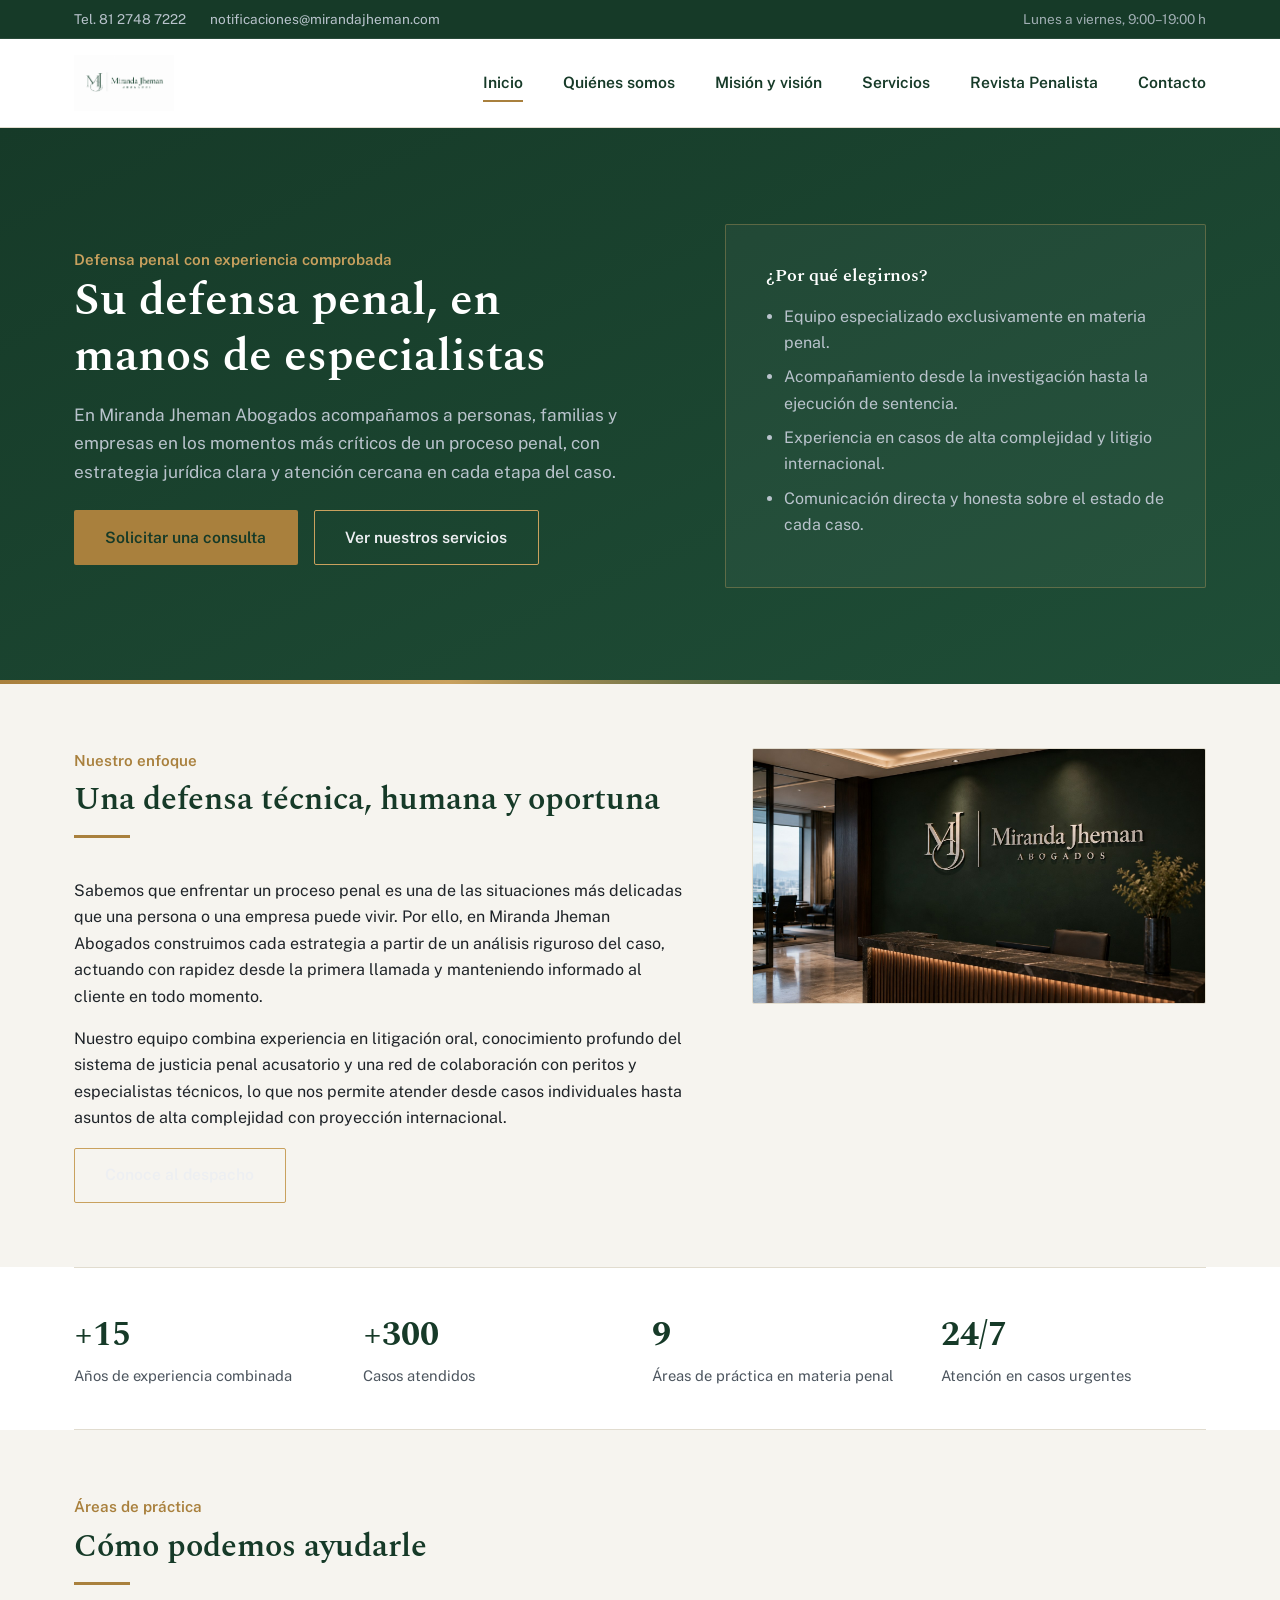
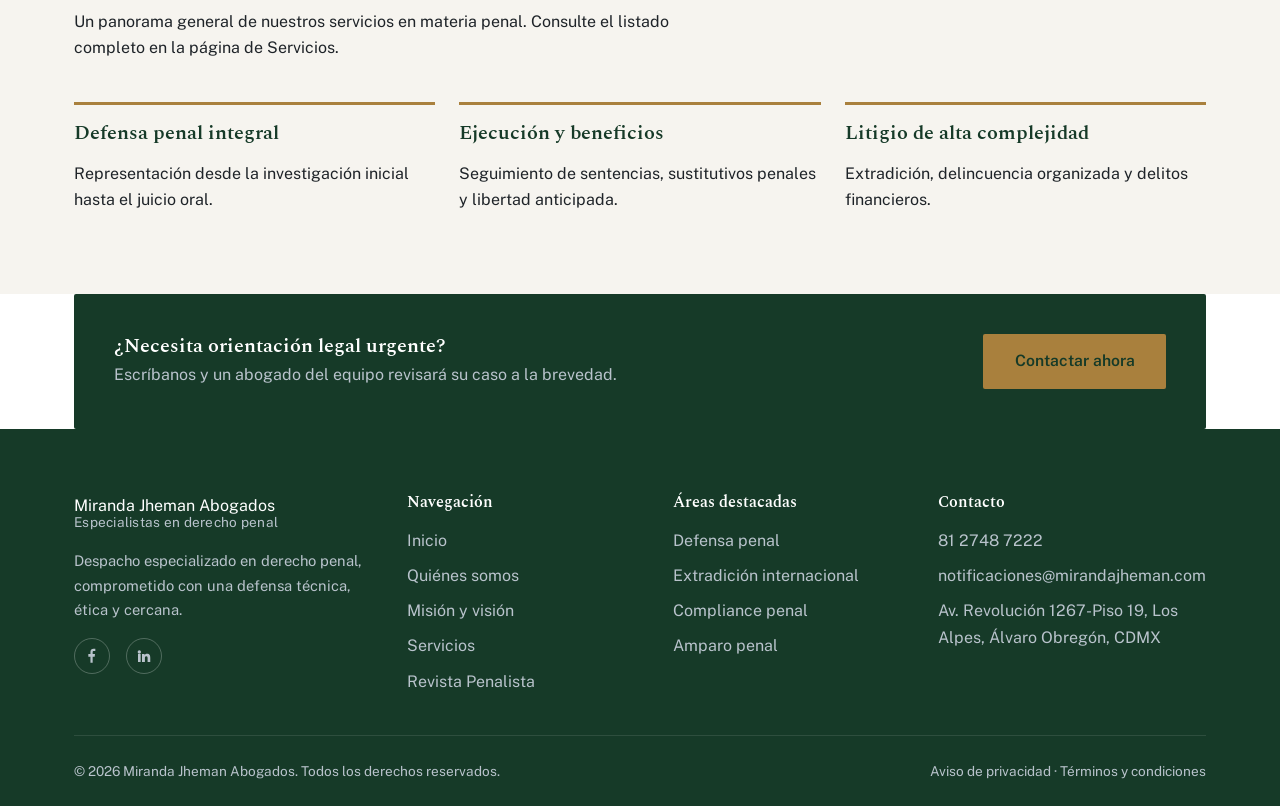
<file: index.html>
<!DOCTYPE html>
<html lang="es">
<head>
  <meta charset="UTF-8">
  <meta name="viewport" content="width=device-width, initial-scale=1.0">

  <!-- ==================== SEO: METADATOS BÁSICOS ====================
       Edita título y descripción si cambias el enfoque de la página.
       El título debe ser único por página (máx. ~60 caracteres). -->
  <title>Miranda Jheman Abogados | Especialistas en Derecho Penal</title>
  <meta name="description" content="Miranda Jheman Abogados: despacho especializado en derecho penal. Defensa penal, ejecución penal, extradición, compliance y amparo. Asesoría legal experta.">
  <meta name="keywords" content="abogados penalistas, defensa penal, despacho de abogados, derecho penal, amparo penal, extradición, ejecución penal, compliance penal">
  <meta name="author" content="Miranda Jheman Abogados">
  <meta name="robots" content="index, follow">
  <link rel="canonical" href="https://www.mirandajheman.com/index.html">

  <!-- ==================== SEO: OPEN GRAPH (Facebook/LinkedIn) ==================== -->
  <meta property="og:type" content="website">
  <meta property="og:site_name" content="Miranda Jheman Abogados">
  <meta property="og:title" content="Miranda Jheman Abogados | Especialistas en Derecho Penal">
  <meta property="og:description" content="Despacho especializado en derecho penal: defensa penal, ejecución penal, extradición, compliance y amparo.">
  <meta property="og:url" content="https://www.mirandajheman.com/index.html">
  <meta property="og:locale" content="es_MX">
  <meta property="og:image" content="https://www.mirandajheman.com/assets/images/og-cover.jpg">

  <!-- ==================== SEO: TWITTER CARD ==================== -->
  <meta name="twitter:card" content="summary_large_image">
  <meta name="twitter:title" content="Miranda Jheman Abogados | Especialistas en Derecho Penal">
  <meta name="twitter:description" content="Despacho especializado en derecho penal: defensa penal, ejecución penal, extradición, compliance y amparo.">
  <meta name="twitter:image" content="https://www.mirandajheman.com/assets/images/og-cover.jpg">

  <!-- ==================== SEO: DATOS ESTRUCTURADOS (Schema.org) ====================
       Ayuda a que Google entienda que es un despacho legal y pueda mostrar
       ficha enriquecida (nombre, teléfono, dirección) en resultados de búsqueda.
       Actualiza los datos reales del despacho aquí. -->
  <script type="application/ld+json">
  {
    "@context": "https://schema.org",
    "@type": "LegalService",
    "name": "Miranda Jheman Abogados",
    "description": "Despacho de abogados especializado en derecho penal.",
    "url": "https://www.mirandajheman.com/",
    "telephone": "+52-81-2748-7222",
    "email": "notificaciones@mirandajheman.com",
    "address": {
      "@type": "PostalAddress",
      "streetAddress": "Av. Revolución 1267-Piso 19, Los Alpes, Álvaro Obregón",
      "addressLocality": "Ciudad de México",
      "postalCode": "01010",
      "addressCountry": "MX"
    },
    "areaServed": "MX",
    "priceRange": "$$"
  }
  </script>

  <!-- Favicon -->
  <link rel="icon" type="image/png" href="assets/images/favicon.png">

  <!-- Tipografías (Google Fonts): serif para titulares, sans-serif para texto -->
  <link rel="preconnect" href="https://fonts.googleapis.com">
  <link rel="preconnect" href="https://fonts.gstatic.com" crossorigin>
  <link href="https://fonts.googleapis.com/css2?family=Spectral:wght@500;600;700&family=Public+Sans:wght@400;500;600;700&display=swap" rel="stylesheet">

  <!-- Hoja de estilos principal -->
  <link rel="stylesheet" href="css/styles.css">
</head>
<body>

  <!-- =========================================================
       BARRA SUPERIOR DE CONTACTO
       Franja delgada con teléfono, correo y horario. Se repite
       igual en todas las páginas.
       ========================================================= -->
  <div class="top-bar">
    <div class="container">
      <div class="top-bar__contacts">
        <a href="tel:+528127487222">Tel. 81 2748 7222</a>
        <a href="mailto:notificaciones@mirandajheman.com">notificaciones@mirandajheman.com</a>
      </div>
      <div class="top-bar__hours">Lunes a viernes, 9:00–19:00 h</div>
    </div>
  </div>

  <!-- =========================================================
       ENCABEZADO: LOGOTIPO + MENÚ
       El logotipo ya incluye el nombre del despacho y el lema
       "ABOGADOS", por lo que se usa como una sola imagen. Para actualizarlo en el futuro, sustituye el archivo
       assets/images/logo.png por la nueva versión (mismo nombre de
       archivo) o cambia la ruta del atributo src de abajo.
       ========================================================= -->
  <header class="site-header">
    <div class="container">
      <a href="index.html" class="brand">
        <img src="assets/images/logo.png" alt="Miranda Jheman Abogados — Especialistas en derecho penal" class="brand__logo-full">
      </a>

      <!-- Botón de menú móvil -->
      <button class="nav-toggle" aria-label="Abrir menú de navegación" aria-expanded="false">
        <span></span>
      </button>

      <!-- MENÚ DE NAVEGACIÓN PRINCIPAL -->
      <nav class="main-nav" aria-label="Navegación principal">
        <ul>
          <li><a href="index.html" aria-current="page">Inicio</a></li>
          <li><a href="quienes-somos.html">Quiénes somos</a></li>
          <li><a href="mision-vision.html">Misión y visión</a></li>
          <li><a href="servicios.html">Servicios</a></li>
          <li><a href="revista.html">Revista Penalista</a></li>
          <li><a href="contacto.html">Contacto</a></li>
        </ul>
      </nav>
    </div>
  </header>

  <!-- =========================================================
       BANNER / HERO PRINCIPAL DE LA HOME
       Cambia el titular, el texto y la lista de puntos según lo
       que quieras destacar.
       ========================================================= -->
  <section class="page-hero home-hero">
    <div class="container home-hero__grid">
      <div>
        <span class="page-hero__eyebrow">Defensa penal con experiencia comprobada</span>
        <h1>Su defensa penal, en manos de especialistas</h1>
        <p class="lead">
          En Miranda Jheman Abogados acompañamos a personas, familias y empresas
          en los momentos más críticos de un proceso penal, con estrategia jurídica
          clara y atención cercana en cada etapa del caso.
        </p>
        <div class="home-hero__actions">
          <a href="contacto.html" class="btn btn-primary">Solicitar una consulta</a>
          <a href="servicios.html" class="btn btn-outline">Ver nuestros servicios</a>
        </div>
      </div>

      <div class="home-hero__panel">
        <h2>¿Por qué elegirnos?</h2>
        <ul>
          <li>Equipo especializado exclusivamente en materia penal.</li>
          <li>Acompañamiento desde la investigación hasta la ejecución de sentencia.</li>
          <li>Experiencia en casos de alta complejidad y litigio internacional.</li>
          <li>Comunicación directa y honesta sobre el estado de cada caso.</li>
        </ul>
      </div>
    </div>
  </section>

  <!-- =========================================================
       ÁREA CENTRAL DE CONTENIDO — HOME
       Aquí puedes editar el texto de presentación y la imagen.
       ========================================================= -->
  <main>
    <section class="section">
      <div class="container content-grid">
        <div>
          <div class="section-title-row">
            <span class="kicker">Nuestro enfoque</span>
            <h2>Una defensa técnica, humana y oportuna</h2>
            <hr class="divider-rule">
          </div>
          <p>
            Sabemos que enfrentar un proceso penal es una de las situaciones más
            delicadas que una persona o una empresa puede vivir. Por ello, en
            Miranda Jheman Abogados construimos cada estrategia a partir de un
            análisis riguroso del caso, actuando con rapidez desde la primera
            llamada y manteniendo informado al cliente en todo momento.
          </p>
          <p>
            Nuestro equipo combina experiencia en litigación oral, conocimiento
            profundo del sistema de justicia penal acusatorio y una red de
            colaboración con peritos y especialistas técnicos, lo que nos permite
            atender desde casos individuales hasta asuntos de alta complejidad
            con proyección internacional.
          </p>
          <a href="quienes-somos.html" class="btn btn-outline">Conoce al despacho</a>
        </div>

        <!-- Fotografía de la recepción del despacho, con el logotipo instalado -->
        <div>
          <img src="assets/images/oficina-recepcion.jpg"
               alt="Recepción de Miranda Jheman Abogados">
        </div>
      </div>
    </section>

    <!-- =========================================================
         FRANJA DE CIFRAS / DATOS DE CONFIANZA
         Ajusta las cifras a la realidad de tu despacho.
         ========================================================= -->
    <section class="section-alt">
      <div class="container">
        <div class="stats-row">
          <div class="stat"><strong>+15</strong><span>Años de experiencia combinada</span></div>
          <div class="stat"><strong>+300</strong><span>Casos atendidos</span></div>
          <div class="stat"><strong>9</strong><span>Áreas de práctica en materia penal</span></div>
          <div class="stat"><strong>24/7</strong><span>Atención en casos urgentes</span></div>
        </div>
      </div>
    </section>

    <!-- =========================================================
         VISTA PREVIA DE SERVICIOS (enlaza a la página completa)
         ========================================================= -->
    <section class="section">
      <div class="container">
        <div class="section-title-row">
          <span class="kicker">Áreas de práctica</span>
          <h2>Cómo podemos ayudarle</h2>
          <hr class="divider-rule">
          <p>Un panorama general de nuestros servicios en materia penal. Consulte el listado completo en la página de Servicios.</p>
        </div>
        <div class="values-grid">
          <div class="value-item">
            <h3>Defensa penal integral</h3>
            <p>Representación desde la investigación inicial hasta el juicio oral.</p>
          </div>
          <div class="value-item">
            <h3>Ejecución y beneficios</h3>
            <p>Seguimiento de sentencias, sustitutivos penales y libertad anticipada.</p>
          </div>
          <div class="value-item">
            <h3>Litigio de alta complejidad</h3>
            <p>Extradición, delincuencia organizada y delitos financieros.</p>
          </div>
        </div>
      </div>
    </section>

    <!-- =========================================================
         AVISO / LLAMADO A LA ACCIÓN FINAL
         ========================================================= -->
    <section class="section-alt">
      <div class="container">
        <div class="callout">
          <div>
            <h3>¿Necesita orientación legal urgente?</h3>
            <p>Escríbanos y un abogado del equipo revisará su caso a la brevedad.</p>
          </div>
          <a href="contacto.html" class="btn btn-primary">Contactar ahora</a>
        </div>
      </div>
    </section>
  </main>

  <!-- =========================================================
       PIE DE PÁGINA
       Igual en todas las páginas: datos de contacto, enlaces y redes.
       ========================================================= -->
  <footer class="site-footer">
    <div class="container">
      <div class="footer-grid">
        <div class="footer-brand">
          <span class="brand__firm">Miranda Jheman Abogados</span>
          <p style="margin-top:-0.5rem; font-size:0.85rem; letter-spacing:0.02em;">Especialistas en derecho penal</p>
          <p>Despacho especializado en derecho penal, comprometido con una
             defensa técnica, ética y cercana.</p>
          <div class="footer-social">
            <a href="#" aria-label="Facebook"><svg viewBox="0 0 24 24"><path d="M13 22v-9h3l.5-4H13V6.5c0-1.16.32-1.95 1.99-1.95H17V1.06C16.67 1.02 15.55 1 14.25 1 11.53 1 9.67 2.66 9.67 5.7V9H6.5v4H9.67v9h3.33z"/></svg></a>
            <a href="#" aria-label="LinkedIn"><svg viewBox="0 0 24 24"><path d="M4.98 3.5a2.5 2.5 0 11-.02 5.001A2.5 2.5 0 014.98 3.5zM3 9h4v12H3zM9 9h3.8v1.7h.05c.53-1 1.83-2.05 3.77-2.05 4.03 0 4.78 2.66 4.78 6.1V21h-4v-5.6c0-1.34-.02-3.06-1.87-3.06-1.87 0-2.16 1.46-2.16 2.96V21H9z"/></svg></a>
          </div>
        </div>
        <div>
          <h4>Navegación</h4>
          <ul>
            <li><a href="index.html">Inicio</a></li>
            <li><a href="quienes-somos.html">Quiénes somos</a></li>
            <li><a href="mision-vision.html">Misión y visión</a></li>
            <li><a href="servicios.html">Servicios</a></li>
            <li><a href="revista.html">Revista Penalista</a></li>
          </ul>
        </div>
        <div>
          <h4>Áreas destacadas</h4>
          <ul>
            <li><a href="servicios.html#defensa-penal">Defensa penal</a></li>
            <li><a href="servicios.html#extradicion">Extradición internacional</a></li>
            <li><a href="servicios.html#compliance">Compliance penal</a></li>
            <li><a href="servicios.html#amparo-penal">Amparo penal</a></li>
          </ul>
        </div>
        <div>
          <h4>Contacto</h4>
          <ul>
            <li><a href="tel:+528127487222">81 2748 7222</a></li>
            <li><a href="mailto:notificaciones@mirandajheman.com">notificaciones@mirandajheman.com</a></li>
            <li>Av. Revolución 1267-Piso 19, Los Alpes, Álvaro Obregón, CDMX</li>
          </ul>
        </div>
      </div>
      <div class="footer-bottom">
        <span>&copy; <span id="year"></span> Miranda Jheman Abogados. Todos los derechos reservados.</span>
        <span>Aviso de privacidad · Términos y condiciones</span>
      </div>
    </div>
  </footer>

  <script>document.getElementById("year").textContent = new Date().getFullYear();</script>
  <script src="js/main.js"></script>
</body>
</html>
</file>
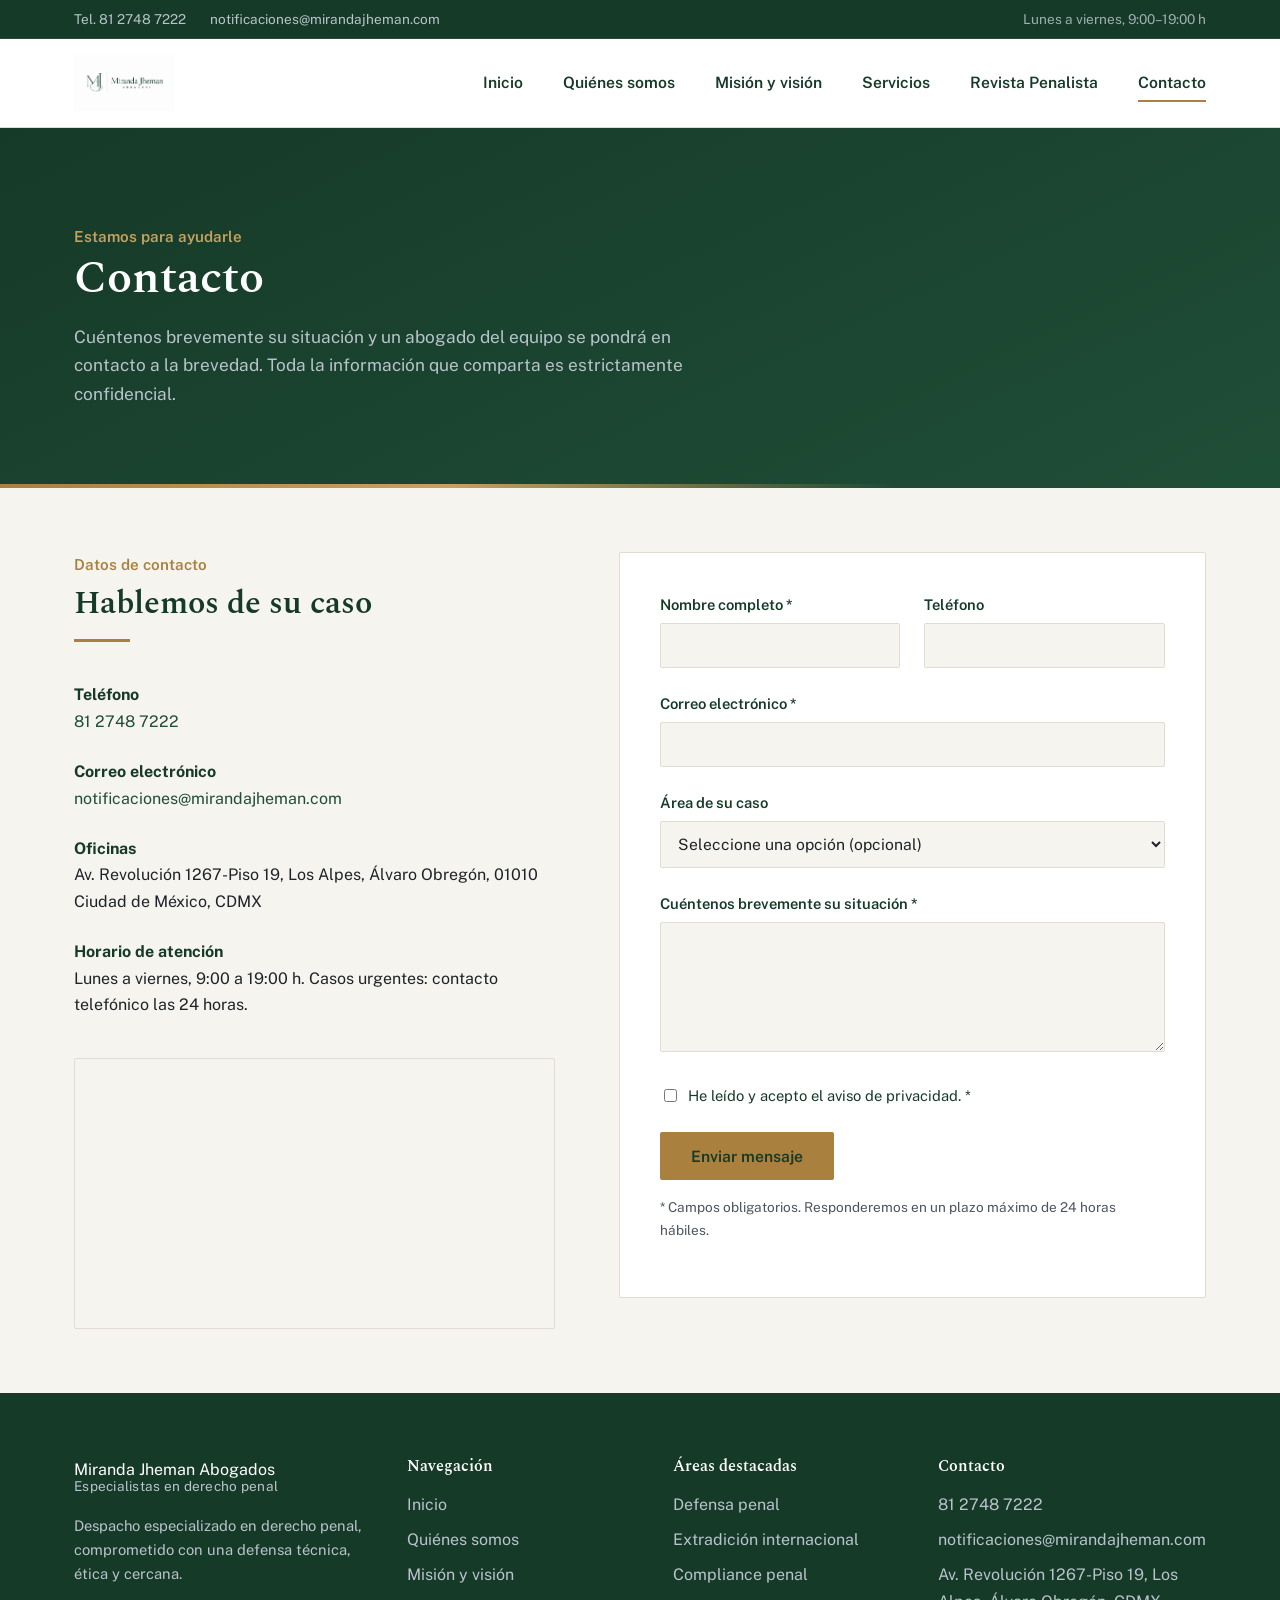
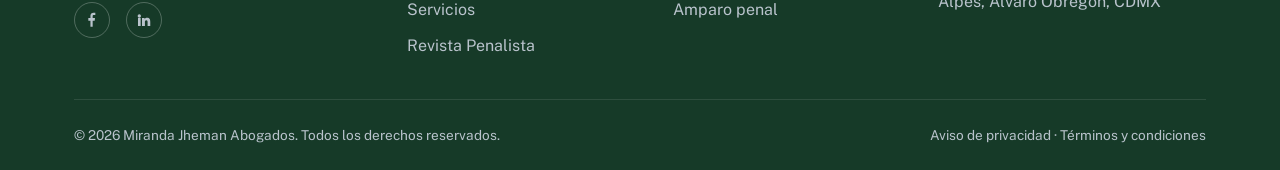
<file: contacto.html>
<!DOCTYPE html>
<html lang="es">
<head>
  <meta charset="UTF-8">
  <meta name="viewport" content="width=device-width, initial-scale=1.0">

  <!-- ==================== SEO: METADATOS BÁSICOS ==================== -->
  <title>Contacto | Miranda Jheman Abogados</title>
  <meta name="description" content="Contacte a Miranda Jheman Abogados para una consulta legal en materia penal. Teléfono, correo, ubicación y formulario de contacto.">
  <meta name="keywords" content="contacto despacho de abogados, consulta abogado penalista, abogados penal contacto">
  <meta name="robots" content="index, follow">
  <link rel="canonical" href="https://www.mirandajheman.com/contacto.html">

  <!-- ==================== SEO: OPEN GRAPH ==================== -->
  <meta property="og:type" content="website">
  <meta property="og:site_name" content="Miranda Jheman Abogados">
  <meta property="og:title" content="Contacto | Miranda Jheman Abogados">
  <meta property="og:description" content="Contacte a Miranda Jheman Abogados para una consulta legal en materia penal.">
  <meta property="og:url" content="https://www.mirandajheman.com/contacto.html">
  <meta property="og:locale" content="es_MX">
  <meta property="og:image" content="https://www.mirandajheman.com/assets/images/og-cover.jpg">

  <!-- ==================== SEO: TWITTER CARD ==================== -->
  <meta name="twitter:card" content="summary_large_image">
  <meta name="twitter:title" content="Contacto | Miranda Jheman Abogados">
  <meta name="twitter:description" content="Contacte a Miranda Jheman Abogados para una consulta legal en materia penal.">
  <meta name="twitter:image" content="https://www.mirandajheman.com/assets/images/og-cover.jpg">

  <link rel="icon" type="image/png" href="assets/images/favicon.png">
  <link rel="preconnect" href="https://fonts.googleapis.com">
  <link rel="preconnect" href="https://fonts.gstatic.com" crossorigin>
  <link href="https://fonts.googleapis.com/css2?family=Spectral:wght@500;600;700&family=Public+Sans:wght@400;500;600;700&display=swap" rel="stylesheet">
  <link rel="stylesheet" href="css/styles.css">
</head>
<body>

  <!-- BARRA SUPERIOR DE CONTACTO -->
  <div class="top-bar">
    <div class="container">
      <div class="top-bar__contacts">
        <a href="tel:+528127487222">Tel. 81 2748 7222</a>
        <a href="mailto:notificaciones@mirandajheman.com">notificaciones@mirandajheman.com</a>
      </div>
      <div class="top-bar__hours">Lunes a viernes, 9:00–19:00 h</div>
    </div>
  </div>

  <!-- ENCABEZADO: LOGOTIPO + MENÚ
       El logotipo ya incluye el nombre del despacho y el lema "ABOGADOS".
       Para actualizarlo, sustituye el
       archivo assets/images/logo.png por la nueva versión. -->
  <header class="site-header">
    <div class="container">
      <a href="index.html" class="brand">
        <img src="assets/images/logo.png" alt="Miranda Jheman Abogados — Especialistas en derecho penal" class="brand__logo-full">
      </a>

      <button class="nav-toggle" aria-label="Abrir menú de navegación" aria-expanded="false">
        <span></span>
      </button>

      <nav class="main-nav" aria-label="Navegación principal">
        <ul>
          <li><a href="index.html">Inicio</a></li>
          <li><a href="quienes-somos.html">Quiénes somos</a></li>
          <li><a href="mision-vision.html">Misión y visión</a></li>
          <li><a href="servicios.html">Servicios</a></li>
          <li><a href="revista.html">Revista Penalista</a></li>
          <li><a href="contacto.html" aria-current="page">Contacto</a></li>
        </ul>
      </nav>
    </div>
  </header>

  <!-- BANNER / HERO de esta página -->
  <section class="page-hero">
    <div class="container">
      <span class="page-hero__eyebrow">Estamos para ayudarle</span>
      <h1>Contacto</h1>
      <p class="lead">
        Cuéntenos brevemente su situación y un abogado del equipo se pondrá en
        contacto a la brevedad. Toda la información que comparta es
        estrictamente confidencial.
      </p>
    </div>
  </section>

  <!-- =========================================================
       ÁREA CENTRAL — DATOS DE CONTACTO + FORMULARIO
       ========================================================= -->
  <main>
    <section class="section">
      <div class="container contact-grid">

        <!-- ---------------------------------------------------
             COLUMNA IZQUIERDA: datos de contacto y mapa
             Edita teléfono, correo y dirección con los datos reales.
             --------------------------------------------------- -->
        <div>
          <div class="section-title-row">
            <span class="kicker">Datos de contacto</span>
            <h2>Hablemos de su caso</h2>
            <hr class="divider-rule">
          </div>

          <ul class="contact-info-list">
            <li>
              <div>
                <strong>Teléfono</strong>
                <a href="tel:+528127487222">81 2748 7222</a>
              </div>
            </li>
            <li>
              <div>
                <strong>Correo electrónico</strong>
                <a href="mailto:notificaciones@mirandajheman.com">notificaciones@mirandajheman.com</a>
              </div>
            </li>
            <li>
              <div>
                <strong>Oficinas</strong>
                <span>Av. Revolución 1267-Piso 19, Los Alpes, Álvaro Obregón, 01010 Ciudad de México, CDMX</span>
              </div>
            </li>
            <li>
              <div>
                <strong>Horario de atención</strong>
                <span>Lunes a viernes, 9:00 a 19:00 h. Casos urgentes: contacto telefónico las 24 horas.</span>
              </div>
            </li>
          </ul>

          <!-- Mapa: reemplaza el "src" del iframe con la ubicación real
               obtenida desde Google Maps (botón "Compartir" → "Insertar mapa"). -->
          <div class="map-frame">
            <iframe
              src="https://www.google.com/maps?q=Av.+Revoluci%C3%B3n+1267%2C+Los+Alpes%2C+%C3%81lvaro+Obreg%C3%B3n%2C+01010+Ciudad+de+M%C3%A9xico%2C+CDMX&output=embed"
              title="Ubicación de Miranda Jheman Abogados"
              loading="lazy"
              referrerpolicy="no-referrer-when-downgrade">
            </iframe>
          </div>
        </div>

        <!-- ---------------------------------------------------
             COLUMNA DERECHA: FORMULARIO DE CONTACTO
             IMPORTANTE (sitio estático, sin servidor propio):
             este formulario necesita conectarse a un servicio externo
             para que los mensajes lleguen a tu correo. Opciones sencillas:
               - Formspree (https://formspree.io)
               - Web3Forms (https://web3forms.com)
               - EmailJS (https://www.emailjs.com)
             Para activarlo:
               1) Crea una cuenta gratuita en el servicio elegido.
               2) Sustituye el valor de "action" de <form> por la URL
                  que te entregue el servicio.
               3) Elimina el atributo data-demo-mode="true" del formulario.
             --------------------------------------------------- -->
        <div class="contact-form">
          <div id="form-feedback" class="form-feedback" role="alert"></div>

          <form id="contact-form"
                action="https://formspree.io/f/TU_ID_DE_FORMULARIO"
                method="POST"
                data-demo-mode="true">

            <div class="form-row form-row--split">
              <div>
                <label for="nombre">Nombre completo *</label>
                <input type="text" id="nombre" name="nombre" required>
              </div>
              <div>
                <label for="telefono">Teléfono</label>
                <input type="tel" id="telefono" name="telefono">
              </div>
            </div>

            <div class="form-row">
              <label for="email">Correo electrónico *</label>
              <input type="email" id="email" name="email" required>
            </div>

            <div class="form-row">
              <label for="materia">Área de su caso</label>
              <select id="materia" name="materia">
                <option value="">Seleccione una opción (opcional)</option>
                <option value="defensa-penal">Defensa penal</option>
                <option value="ejecucion-penal">Ejecución penal</option>
                <option value="extradicion">Extradición internacional</option>
                <option value="compliance">Compliance y derecho penal financiero</option>
                <option value="delincuencia-organizada">Delincuencia organizada</option>
                <option value="justicia-adolescentes">Justicia penal para adolescentes</option>
                <option value="amparo-penal">Amparo penal</option>
                <option value="otro">Otro</option>
              </select>
            </div>

            <div class="form-row">
              <label for="mensaje">Cuéntenos brevemente su situación *</label>
              <textarea id="mensaje" name="mensaje" required></textarea>
            </div>

            <div class="form-row">
              <label style="display:flex; align-items:flex-start; gap:0.5rem; font-weight:400;">
                <input type="checkbox" id="privacidad" name="privacidad" required style="width:auto; margin-top:0.3rem;">
                <span>He leído y acepto el aviso de privacidad. *</span>
              </label>
            </div>

            <button type="submit" class="btn btn-primary">Enviar mensaje</button>
            <p class="form-note">* Campos obligatorios. Responderemos en un plazo máximo de 24 horas hábiles.</p>
          </form>
        </div>
      </div>
    </section>
  </main>

  <!-- PIE DE PÁGINA -->
  <footer class="site-footer">
    <div class="container">
      <div class="footer-grid">
        <div class="footer-brand">
          <span class="brand__firm">Miranda Jheman Abogados</span>
          <p style="margin-top:-0.5rem; font-size:0.85rem; letter-spacing:0.02em;">Especialistas en derecho penal</p>
          <p>Despacho especializado en derecho penal, comprometido con una
             defensa técnica, ética y cercana.</p>
          <div class="footer-social">
            <a href="#" aria-label="Facebook"><svg viewBox="0 0 24 24"><path d="M13 22v-9h3l.5-4H13V6.5c0-1.16.32-1.95 1.99-1.95H17V1.06C16.67 1.02 15.55 1 14.25 1 11.53 1 9.67 2.66 9.67 5.7V9H6.5v4H9.67v9h3.33z"/></svg></a>
            <a href="#" aria-label="LinkedIn"><svg viewBox="0 0 24 24"><path d="M4.98 3.5a2.5 2.5 0 11-.02 5.001A2.5 2.5 0 014.98 3.5zM3 9h4v12H3zM9 9h3.8v1.7h.05c.53-1 1.83-2.05 3.77-2.05 4.03 0 4.78 2.66 4.78 6.1V21h-4v-5.6c0-1.34-.02-3.06-1.87-3.06-1.87 0-2.16 1.46-2.16 2.96V21H9z"/></svg></a>
          </div>
        </div>
        <div>
          <h4>Navegación</h4>
          <ul>
            <li><a href="index.html">Inicio</a></li>
            <li><a href="quienes-somos.html">Quiénes somos</a></li>
            <li><a href="mision-vision.html">Misión y visión</a></li>
            <li><a href="servicios.html">Servicios</a></li>
            <li><a href="revista.html">Revista Penalista</a></li>
          </ul>
        </div>
        <div>
          <h4>Áreas destacadas</h4>
          <ul>
            <li><a href="servicios.html#defensa-penal">Defensa penal</a></li>
            <li><a href="servicios.html#extradicion">Extradición internacional</a></li>
            <li><a href="servicios.html#compliance">Compliance penal</a></li>
            <li><a href="servicios.html#amparo-penal">Amparo penal</a></li>
          </ul>
        </div>
        <div>
          <h4>Contacto</h4>
          <ul>
            <li><a href="tel:+528127487222">81 2748 7222</a></li>
            <li><a href="mailto:notificaciones@mirandajheman.com">notificaciones@mirandajheman.com</a></li>
            <li>Av. Revolución 1267-Piso 19, Los Alpes, Álvaro Obregón, CDMX</li>
          </ul>
        </div>
      </div>
      <div class="footer-bottom">
        <span>&copy; <span id="year"></span> Miranda Jheman Abogados. Todos los derechos reservados.</span>
        <span>Aviso de privacidad · Términos y condiciones</span>
      </div>
    </div>
  </footer>

  <script>document.getElementById("year").textContent = new Date().getFullYear();</script>
  <script src="js/main.js"></script>
</body>
</html>
</file>
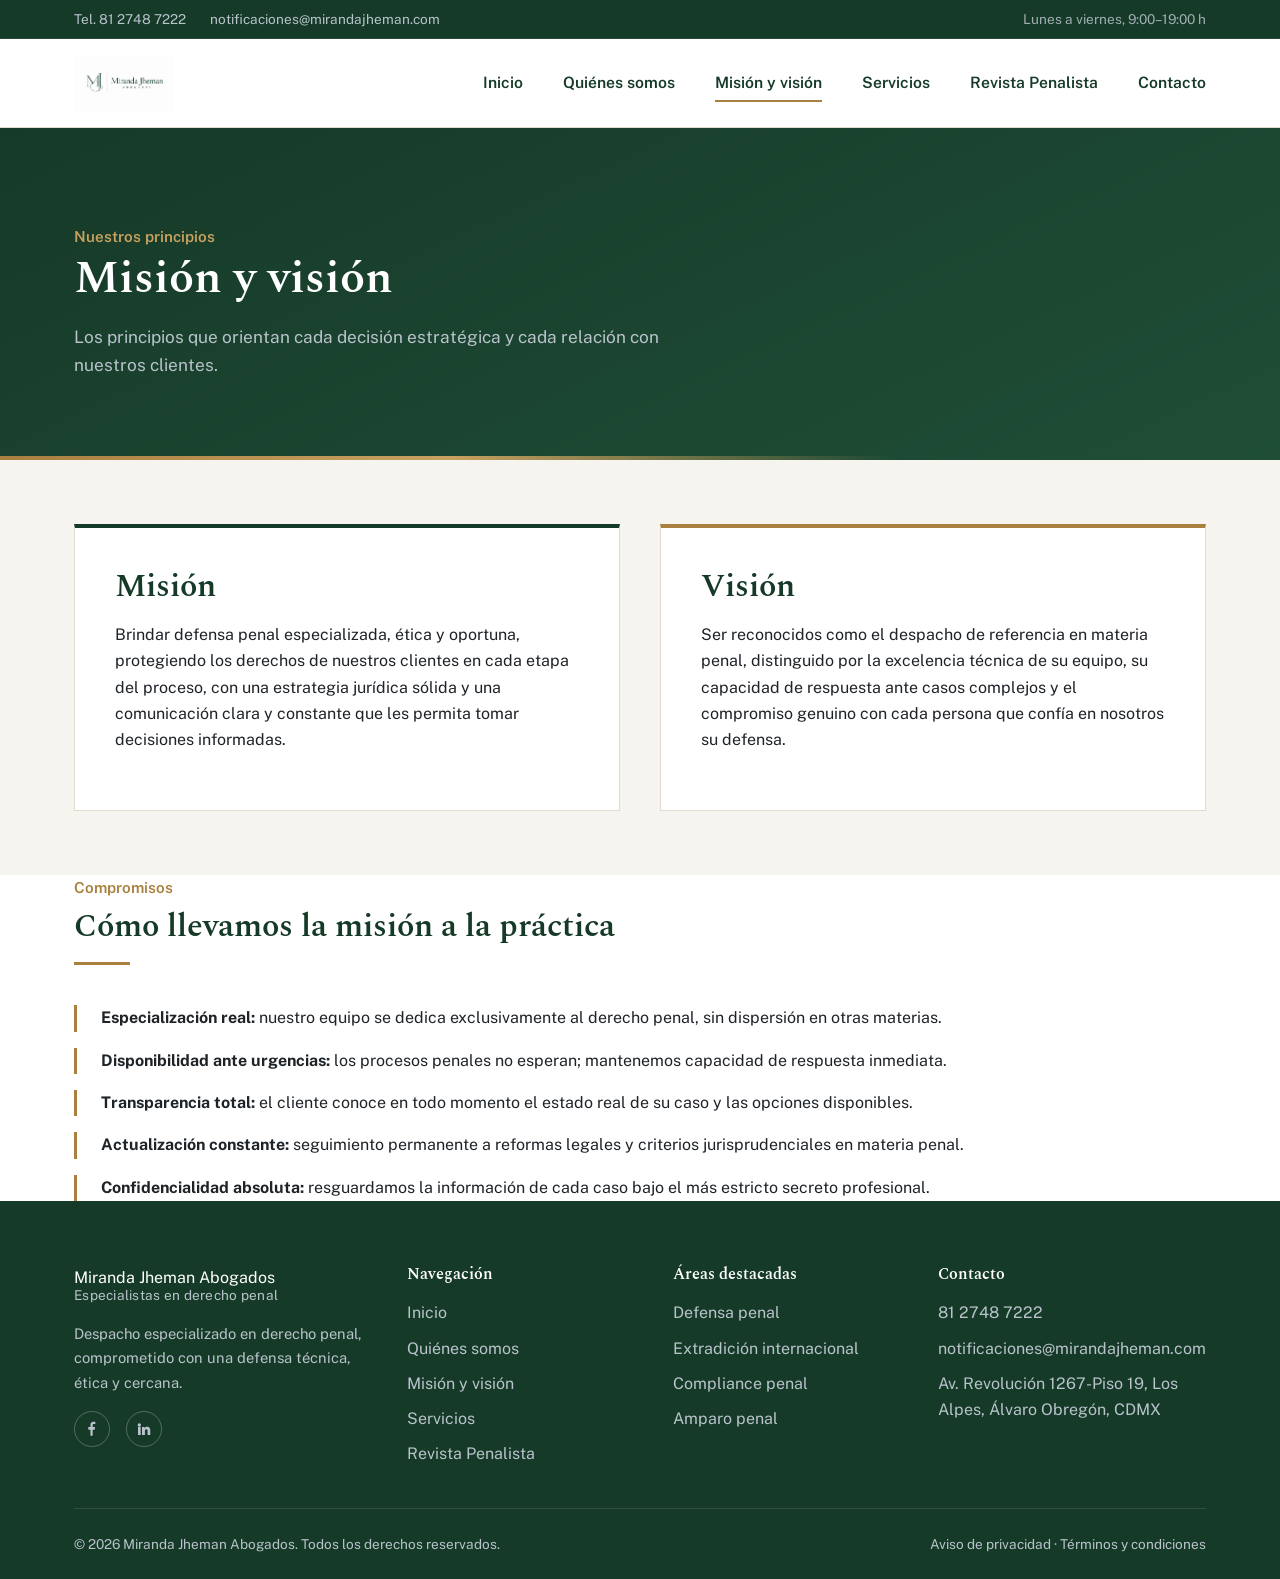
<file: mision-vision.html>
<!DOCTYPE html>
<html lang="es">
<head>
  <meta charset="UTF-8">
  <meta name="viewport" content="width=device-width, initial-scale=1.0">

  <!-- ==================== SEO: METADATOS BÁSICOS ==================== -->
  <title>Misión y Visión | Miranda Jheman Abogados</title>
  <meta name="description" content="Misión, visión y principios que guían el trabajo de Miranda Jheman Abogados, despacho especializado en derecho penal.">
  <meta name="keywords" content="mision vision despacho, principios abogados penalistas, valores despacho legal">
  <meta name="robots" content="index, follow">
  <link rel="canonical" href="https://www.mirandajheman.com/mision-vision.html">

  <!-- ==================== SEO: OPEN GRAPH ==================== -->
  <meta property="og:type" content="website">
  <meta property="og:site_name" content="Miranda Jheman Abogados">
  <meta property="og:title" content="Misión y Visión | Miranda Jheman Abogados">
  <meta property="og:description" content="Misión, visión y principios de Miranda Jheman Abogados, despacho especializado en derecho penal.">
  <meta property="og:url" content="https://www.mirandajheman.com/mision-vision.html">
  <meta property="og:locale" content="es_MX">
  <meta property="og:image" content="https://www.mirandajheman.com/assets/images/og-cover.jpg">

  <!-- ==================== SEO: TWITTER CARD ==================== -->
  <meta name="twitter:card" content="summary_large_image">
  <meta name="twitter:title" content="Misión y Visión | Miranda Jheman Abogados">
  <meta name="twitter:description" content="Misión, visión y principios de Miranda Jheman Abogados, despacho especializado en derecho penal.">
  <meta name="twitter:image" content="https://www.mirandajheman.com/assets/images/og-cover.jpg">

  <link rel="icon" type="image/png" href="assets/images/favicon.png">
  <link rel="preconnect" href="https://fonts.googleapis.com">
  <link rel="preconnect" href="https://fonts.gstatic.com" crossorigin>
  <link href="https://fonts.googleapis.com/css2?family=Spectral:wght@500;600;700&family=Public+Sans:wght@400;500;600;700&display=swap" rel="stylesheet">
  <link rel="stylesheet" href="css/styles.css">
</head>
<body>

  <!-- BARRA SUPERIOR DE CONTACTO -->
  <div class="top-bar">
    <div class="container">
      <div class="top-bar__contacts">
        <a href="tel:+528127487222">Tel. 81 2748 7222</a>
        <a href="mailto:notificaciones@mirandajheman.com">notificaciones@mirandajheman.com</a>
      </div>
      <div class="top-bar__hours">Lunes a viernes, 9:00–19:00 h</div>
    </div>
  </div>

  <!-- ENCABEZADO: LOGOTIPO + MENÚ
       El logotipo ya incluye el nombre del despacho y el lema "ABOGADOS".
       Para actualizarlo, sustituye el
       archivo assets/images/logo.png por la nueva versión. -->
  <header class="site-header">
    <div class="container">
      <a href="index.html" class="brand">
        <img src="assets/images/logo.png" alt="Miranda Jheman Abogados — Especialistas en derecho penal" class="brand__logo-full">
      </a>

      <button class="nav-toggle" aria-label="Abrir menú de navegación" aria-expanded="false">
        <span></span>
      </button>

      <nav class="main-nav" aria-label="Navegación principal">
        <ul>
          <li><a href="index.html">Inicio</a></li>
          <li><a href="quienes-somos.html">Quiénes somos</a></li>
          <li><a href="mision-vision.html" aria-current="page">Misión y visión</a></li>
          <li><a href="servicios.html">Servicios</a></li>
          <li><a href="revista.html">Revista Penalista</a></li>
          <li><a href="contacto.html">Contacto</a></li>
        </ul>
      </nav>
    </div>
  </header>

  <!-- BANNER / HERO de esta página -->
  <section class="page-hero">
    <div class="container">
      <span class="page-hero__eyebrow">Nuestros principios</span>
      <h1>Misión y visión</h1>
      <p class="lead">
        Los principios que orientan cada decisión estratégica y cada relación
        con nuestros clientes.
      </p>
    </div>
  </section>

  <!-- =========================================================
       ÁREA CENTRAL — MISIÓN Y VISIÓN
       Edita el texto de cada tarjeta con la redacción definitiva.
       ========================================================= -->
  <main>
    <section class="section">
      <div class="container">
        <div class="mv-grid">
          <div class="mv-card">
            <h2>Misión</h2>
            <p>
              Brindar defensa penal especializada, ética y oportuna, protegiendo
              los derechos de nuestros clientes en cada etapa del proceso, con
              una estrategia jurídica sólida y una comunicación clara y
              constante que les permita tomar decisiones informadas.
            </p>
          </div>
          <div class="mv-card is-vision">
            <h2>Visión</h2>
            <p>
              Ser reconocidos como el despacho de referencia en materia penal,
              distinguido por la excelencia técnica de su equipo, su capacidad
              de respuesta ante casos complejos y el compromiso genuino con
              cada persona que confía en nosotros su defensa.
            </p>
          </div>
        </div>
      </div>
    </section>

    <!-- =========================================================
         PRINCIPIOS / COMPROMISOS DEL DESPACHO
         ========================================================= -->
    <section class="section-alt">
      <div class="container">
        <div class="section-title-row">
          <span class="kicker">Compromisos</span>
          <h2>Cómo llevamos la misión a la práctica</h2>
          <hr class="divider-rule">
        </div>
        <ul class="principles-list">
          <li><strong>Especialización real:</strong> nuestro equipo se dedica exclusivamente al derecho penal, sin dispersión en otras materias.</li>
          <li><strong>Disponibilidad ante urgencias:</strong> los procesos penales no esperan; mantenemos capacidad de respuesta inmediata.</li>
          <li><strong>Transparencia total:</strong> el cliente conoce en todo momento el estado real de su caso y las opciones disponibles.</li>
          <li><strong>Actualización constante:</strong> seguimiento permanente a reformas legales y criterios jurisprudenciales en materia penal.</li>
          <li><strong>Confidencialidad absoluta:</strong> resguardamos la información de cada caso bajo el más estricto secreto profesional.</li>
        </ul>
      </div>
    </section>
  </main>

  <!-- PIE DE PÁGINA -->
  <footer class="site-footer">
    <div class="container">
      <div class="footer-grid">
        <div class="footer-brand">
          <span class="brand__firm">Miranda Jheman Abogados</span>
          <p style="margin-top:-0.5rem; font-size:0.85rem; letter-spacing:0.02em;">Especialistas en derecho penal</p>
          <p>Despacho especializado en derecho penal, comprometido con una
             defensa técnica, ética y cercana.</p>
          <div class="footer-social">
            <a href="#" aria-label="Facebook"><svg viewBox="0 0 24 24"><path d="M13 22v-9h3l.5-4H13V6.5c0-1.16.32-1.95 1.99-1.95H17V1.06C16.67 1.02 15.55 1 14.25 1 11.53 1 9.67 2.66 9.67 5.7V9H6.5v4H9.67v9h3.33z"/></svg></a>
            <a href="#" aria-label="LinkedIn"><svg viewBox="0 0 24 24"><path d="M4.98 3.5a2.5 2.5 0 11-.02 5.001A2.5 2.5 0 014.98 3.5zM3 9h4v12H3zM9 9h3.8v1.7h.05c.53-1 1.83-2.05 3.77-2.05 4.03 0 4.78 2.66 4.78 6.1V21h-4v-5.6c0-1.34-.02-3.06-1.87-3.06-1.87 0-2.16 1.46-2.16 2.96V21H9z"/></svg></a>
          </div>
        </div>
        <div>
          <h4>Navegación</h4>
          <ul>
            <li><a href="index.html">Inicio</a></li>
            <li><a href="quienes-somos.html">Quiénes somos</a></li>
            <li><a href="mision-vision.html">Misión y visión</a></li>
            <li><a href="servicios.html">Servicios</a></li>
            <li><a href="revista.html">Revista Penalista</a></li>
          </ul>
        </div>
        <div>
          <h4>Áreas destacadas</h4>
          <ul>
            <li><a href="servicios.html#defensa-penal">Defensa penal</a></li>
            <li><a href="servicios.html#extradicion">Extradición internacional</a></li>
            <li><a href="servicios.html#compliance">Compliance penal</a></li>
            <li><a href="servicios.html#amparo-penal">Amparo penal</a></li>
          </ul>
        </div>
        <div>
          <h4>Contacto</h4>
          <ul>
            <li><a href="tel:+528127487222">81 2748 7222</a></li>
            <li><a href="mailto:notificaciones@mirandajheman.com">notificaciones@mirandajheman.com</a></li>
            <li>Av. Revolución 1267-Piso 19, Los Alpes, Álvaro Obregón, CDMX</li>
          </ul>
        </div>
      </div>
      <div class="footer-bottom">
        <span>&copy; <span id="year"></span> Miranda Jheman Abogados. Todos los derechos reservados.</span>
        <span>Aviso de privacidad · Términos y condiciones</span>
      </div>
    </div>
  </footer>

  <script>document.getElementById("year").textContent = new Date().getFullYear();</script>
  <script src="js/main.js"></script>
</body>
</html>
</file>
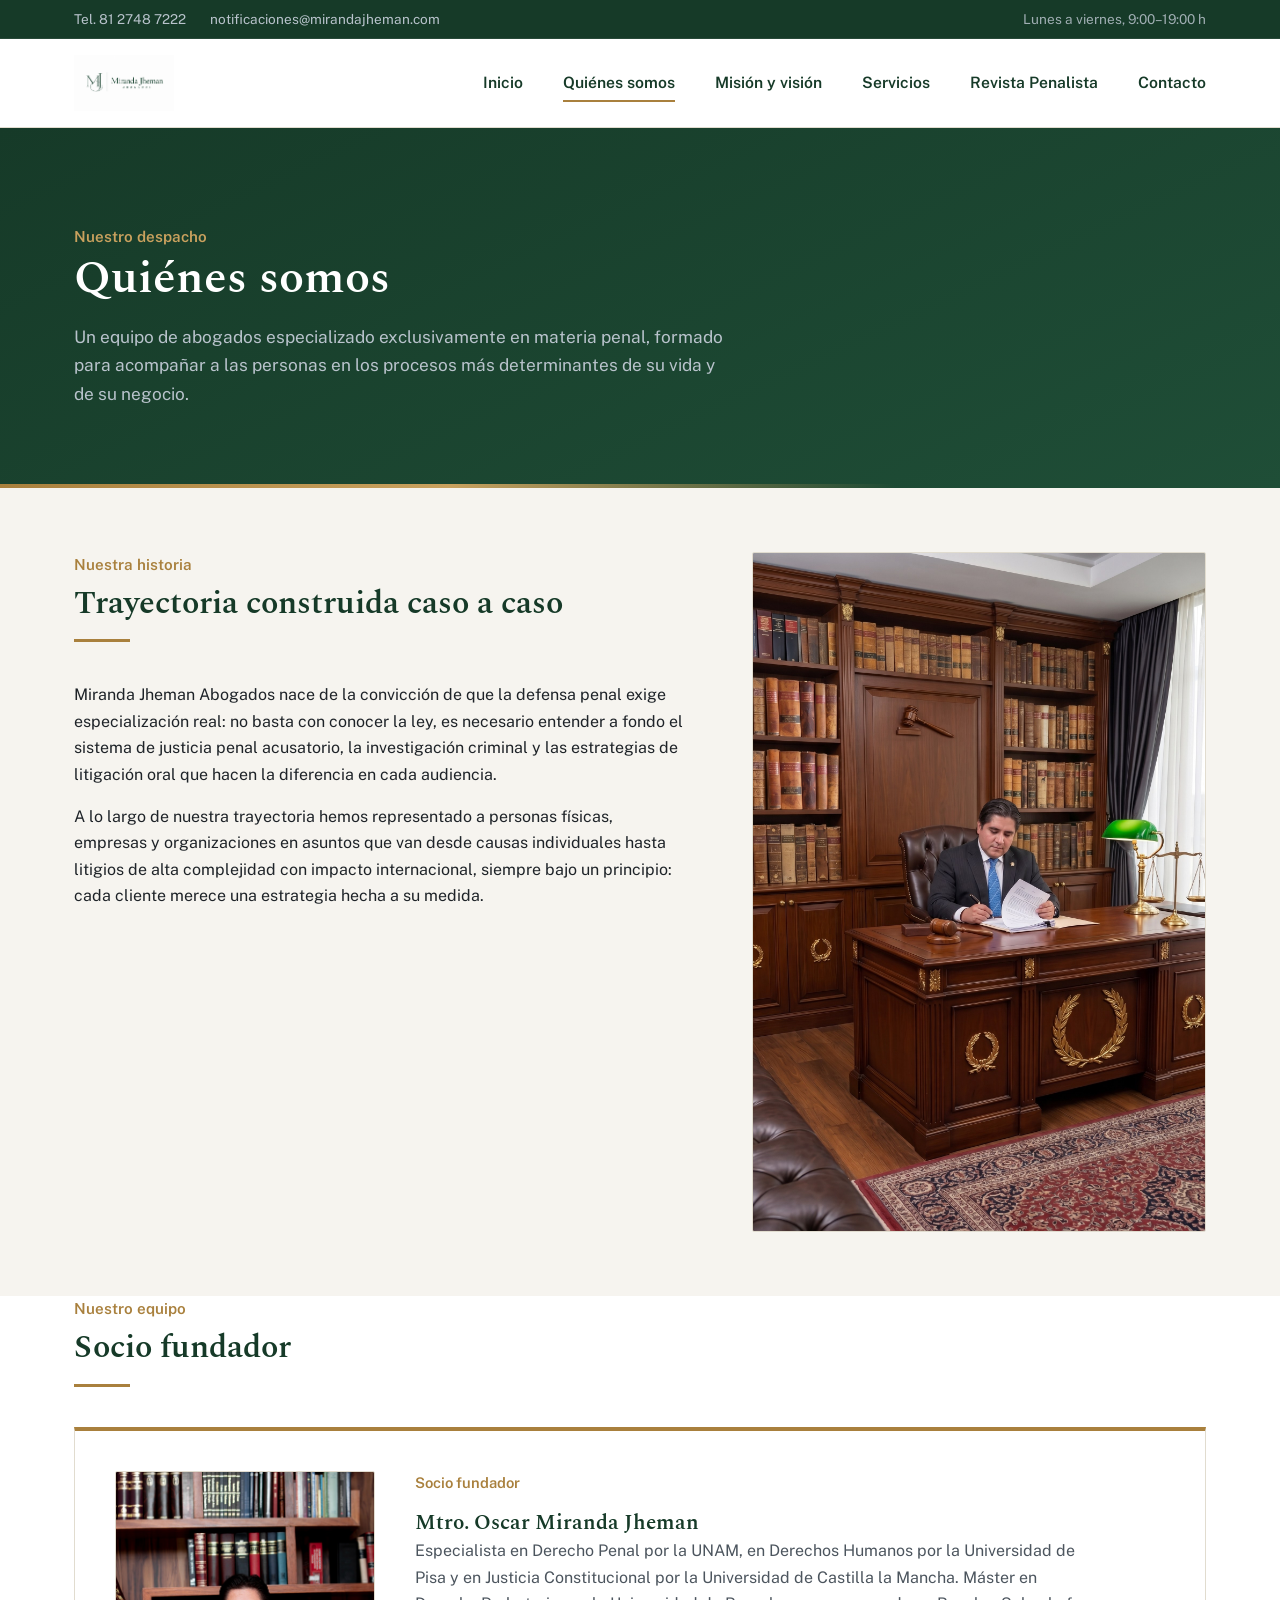
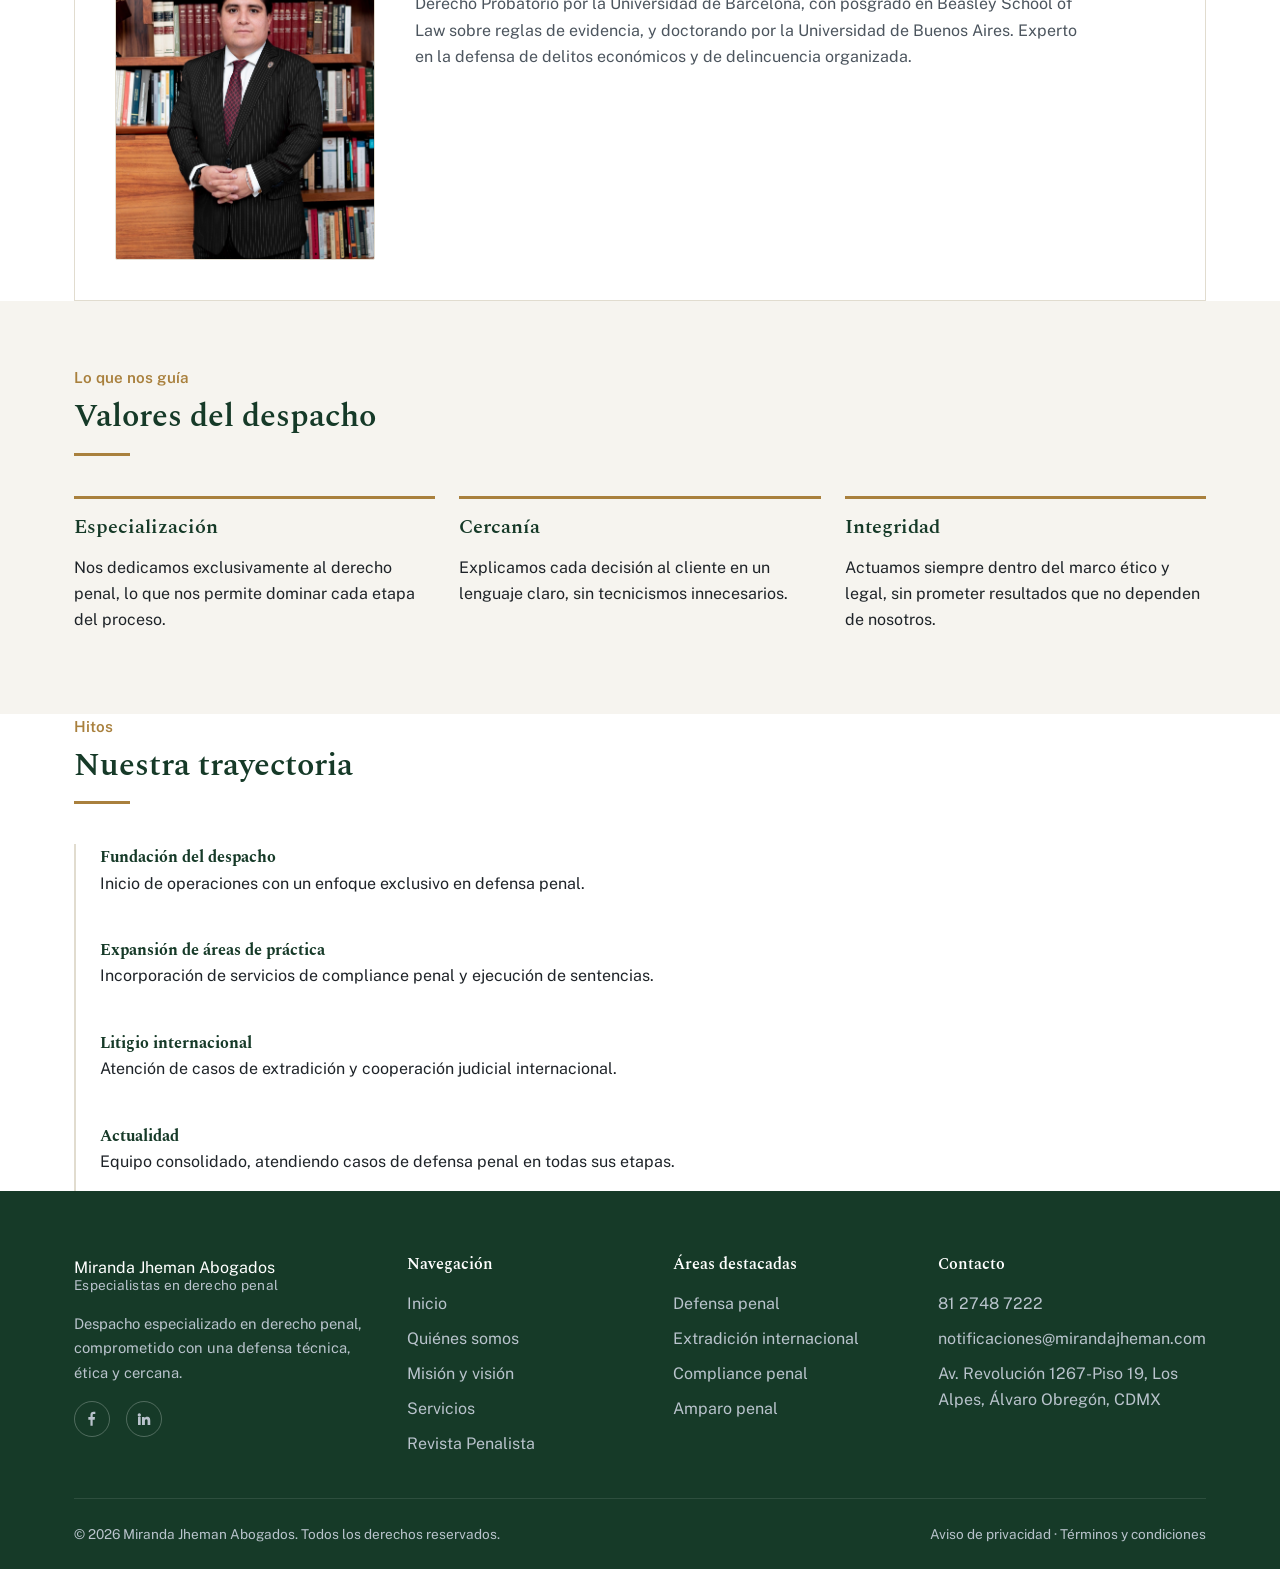
<file: quienes-somos.html>
<!DOCTYPE html>
<html lang="es">
<head>
  <meta charset="UTF-8">
  <meta name="viewport" content="width=device-width, initial-scale=1.0">

  <!-- ==================== SEO: METADATOS BÁSICOS ==================== -->
  <title>Quiénes Somos | Miranda Jheman Abogados</title>
  <meta name="description" content="Conozca al equipo de Miranda Jheman Abogados, despacho especializado en derecho penal con trayectoria en defensa técnica y litigio de alta complejidad.">
  <meta name="keywords" content="quienes somos, despacho de abogados, abogados penalistas, equipo legal, trayectoria despacho penal">
  <meta name="robots" content="index, follow">
  <link rel="canonical" href="https://www.mirandajheman.com/quienes-somos.html">

  <!-- ==================== SEO: OPEN GRAPH ==================== -->
  <meta property="og:type" content="website">
  <meta property="og:site_name" content="Miranda Jheman Abogados">
  <meta property="og:title" content="Quiénes Somos | Miranda Jheman Abogados">
  <meta property="og:description" content="Conozca al equipo y la trayectoria de Miranda Jheman Abogados, despacho especializado en derecho penal.">
  <meta property="og:url" content="https://www.mirandajheman.com/quienes-somos.html">
  <meta property="og:locale" content="es_MX">
  <meta property="og:image" content="https://www.mirandajheman.com/assets/images/og-cover.jpg">

  <!-- ==================== SEO: TWITTER CARD ==================== -->
  <meta name="twitter:card" content="summary_large_image">
  <meta name="twitter:title" content="Quiénes Somos | Miranda Jheman Abogados">
  <meta name="twitter:description" content="Conozca al equipo y la trayectoria de Miranda Jheman Abogados, despacho especializado en derecho penal.">
  <meta name="twitter:image" content="https://www.mirandajheman.com/assets/images/og-cover.jpg">

  <link rel="icon" type="image/png" href="assets/images/favicon.png">
  <link rel="preconnect" href="https://fonts.googleapis.com">
  <link rel="preconnect" href="https://fonts.gstatic.com" crossorigin>
  <link href="https://fonts.googleapis.com/css2?family=Spectral:wght@500;600;700&family=Public+Sans:wght@400;500;600;700&display=swap" rel="stylesheet">
  <link rel="stylesheet" href="css/styles.css">
</head>
<body>

  <!-- BARRA SUPERIOR DE CONTACTO (idéntica en todas las páginas) -->
  <div class="top-bar">
    <div class="container">
      <div class="top-bar__contacts">
        <a href="tel:+528127487222">Tel. 81 2748 7222</a>
        <a href="mailto:notificaciones@mirandajheman.com">notificaciones@mirandajheman.com</a>
      </div>
      <div class="top-bar__hours">Lunes a viernes, 9:00–19:00 h</div>
    </div>
  </div>

  <!-- ENCABEZADO: LOGOTIPO + MENÚ
       El logotipo ya incluye el nombre del despacho y el lema "ABOGADOS".
       Para actualizarlo, sustituye el
       archivo assets/images/logo.png por la nueva versión. -->
  <header class="site-header">
    <div class="container">
      <a href="index.html" class="brand">
        <img src="assets/images/logo.png" alt="Miranda Jheman Abogados — Especialistas en derecho penal" class="brand__logo-full">
      </a>

      <button class="nav-toggle" aria-label="Abrir menú de navegación" aria-expanded="false">
        <span></span>
      </button>

      <nav class="main-nav" aria-label="Navegación principal">
        <ul>
          <li><a href="index.html">Inicio</a></li>
          <li><a href="quienes-somos.html" aria-current="page">Quiénes somos</a></li>
          <li><a href="mision-vision.html">Misión y visión</a></li>
          <li><a href="servicios.html">Servicios</a></li>
          <li><a href="revista.html">Revista Penalista</a></li>
          <li><a href="contacto.html">Contacto</a></li>
        </ul>
      </nav>
    </div>
  </header>

  <!-- BANNER / HERO de esta página -->
  <section class="page-hero">
    <div class="container">
      <span class="page-hero__eyebrow">Nuestro despacho</span>
      <h1>Quiénes somos</h1>
      <p class="lead">
        Un equipo de abogados especializado exclusivamente en materia penal,
        formado para acompañar a las personas en los procesos más determinantes
        de su vida y de su negocio.
      </p>
    </div>
  </section>

  <!-- =========================================================
       ÁREA CENTRAL — HISTORIA Y PRESENTACIÓN
       Edita el texto de esta sección con la historia real del despacho.
       ========================================================= -->
  <main>
    <section class="section">
      <div class="container content-grid">
        <div>
          <div class="section-title-row">
            <span class="kicker">Nuestra historia</span>
            <h2>Trayectoria construida caso a caso</h2>
            <hr class="divider-rule">
          </div>
          <p>
            Miranda Jheman Abogados nace de la convicción de que la defensa
            penal exige especialización real: no basta con conocer la ley, es
            necesario entender a fondo el sistema de justicia penal acusatorio,
            la investigación criminal y las estrategias de litigación oral que
            hacen la diferencia en cada audiencia.
          </p>
          <p>
            A lo largo de nuestra trayectoria hemos representado a personas
            físicas, empresas y organizaciones en asuntos que van desde causas
            individuales hasta litigios de alta complejidad con impacto
            internacional, siempre bajo un principio: cada cliente merece una
            estrategia hecha a su medida.
          </p>
        </div>

        <!-- Fotografía del despacho trabajando en un caso -->
        <div>
          <img src="assets/images/despacho-trabajo.jpg"
               alt="Abogado de Miranda Jheman Abogados trabajando en su despacho">
        </div>
      </div>
    </section>

    <!-- =========================================================
         SOCIO FUNDADOR — SEMBLANZA
         Para agregar otro integrante del equipo, copia el bloque
         completo <div class="founder-card"> y cambia foto, nombre y
         semblanza.
         ========================================================= -->
    <section class="section-alt">
      <div class="container">
        <div class="section-title-row">
          <span class="kicker">Nuestro equipo</span>
          <h2>Socio fundador</h2>
          <hr class="divider-rule">
        </div>
        <div class="founder-card">
          <div class="founder-card__photo">
            <img src="assets/images/oscar-miranda-jheman.jpg" alt="Mtro. Oscar Miranda Jheman, socio fundador de Miranda Jheman Abogados">
          </div>
          <div>
            <span class="founder-card__role">Socio fundador</span>
            <h3 class="founder-card__name">Mtro. Oscar Miranda Jheman</h3>
            <p class="founder-card__bio">
              Especialista en Derecho Penal por la UNAM, en Derechos Humanos por la
              Universidad de Pisa y en Justicia Constitucional por la Universidad de
              Castilla la Mancha. Máster en Derecho Probatorio por la Universidad de
              Barcelona, con posgrado en Beasley School of Law sobre reglas de
              evidencia, y doctorando por la Universidad de Buenos Aires. Experto en
              la defensa de delitos económicos y de delincuencia organizada.
            </p>
          </div>
        </div>
      </div>
    </section>

    <!-- =========================================================
         VALORES DEL DESPACHO
         ========================================================= -->
    <section class="section">
      <div class="container">
        <div class="section-title-row">
          <span class="kicker">Lo que nos guía</span>
          <h2>Valores del despacho</h2>
          <hr class="divider-rule">
        </div>
        <div class="values-grid">
          <div class="value-item">
            <h3>Especialización</h3>
            <p>Nos dedicamos exclusivamente al derecho penal, lo que nos permite dominar cada etapa del proceso.</p>
          </div>
          <div class="value-item">
            <h3>Cercanía</h3>
            <p>Explicamos cada decisión al cliente en un lenguaje claro, sin tecnicismos innecesarios.</p>
          </div>
          <div class="value-item">
            <h3>Integridad</h3>
            <p>Actuamos siempre dentro del marco ético y legal, sin prometer resultados que no dependen de nosotros.</p>
          </div>
        </div>
      </div>
    </section>

    <!-- =========================================================
         TRAYECTORIA / HITOS (cronología)
         Ajusta los años y descripciones a la historia real del despacho.
         ========================================================= -->
    <section class="section-alt">
      <div class="container">
        <div class="section-title-row">
          <span class="kicker">Hitos</span>
          <h2>Nuestra trayectoria</h2>
          <hr class="divider-rule">
        </div>
        <div class="timeline">
          <div class="timeline__item">
            <strong>Fundación del despacho</strong>
            <p>Inicio de operaciones con un enfoque exclusivo en defensa penal.</p>
          </div>
          <div class="timeline__item">
            <strong>Expansión de áreas de práctica</strong>
            <p>Incorporación de servicios de compliance penal y ejecución de sentencias.</p>
          </div>
          <div class="timeline__item">
            <strong>Litigio internacional</strong>
            <p>Atención de casos de extradición y cooperación judicial internacional.</p>
          </div>
          <div class="timeline__item">
            <strong>Actualidad</strong>
            <p>Equipo consolidado, atendiendo casos de defensa penal en todas sus etapas.</p>
          </div>
        </div>
      </div>
    </section>
  </main>

  <!-- PIE DE PÁGINA (idéntico en todas las páginas) -->
  <footer class="site-footer">
    <div class="container">
      <div class="footer-grid">
        <div class="footer-brand">
          <span class="brand__firm">Miranda Jheman Abogados</span>
          <p style="margin-top:-0.5rem; font-size:0.85rem; letter-spacing:0.02em;">Especialistas en derecho penal</p>
          <p>Despacho especializado en derecho penal, comprometido con una
             defensa técnica, ética y cercana.</p>
          <div class="footer-social">
            <a href="#" aria-label="Facebook"><svg viewBox="0 0 24 24"><path d="M13 22v-9h3l.5-4H13V6.5c0-1.16.32-1.95 1.99-1.95H17V1.06C16.67 1.02 15.55 1 14.25 1 11.53 1 9.67 2.66 9.67 5.7V9H6.5v4H9.67v9h3.33z"/></svg></a>
            <a href="#" aria-label="LinkedIn"><svg viewBox="0 0 24 24"><path d="M4.98 3.5a2.5 2.5 0 11-.02 5.001A2.5 2.5 0 014.98 3.5zM3 9h4v12H3zM9 9h3.8v1.7h.05c.53-1 1.83-2.05 3.77-2.05 4.03 0 4.78 2.66 4.78 6.1V21h-4v-5.6c0-1.34-.02-3.06-1.87-3.06-1.87 0-2.16 1.46-2.16 2.96V21H9z"/></svg></a>
          </div>
        </div>
        <div>
          <h4>Navegación</h4>
          <ul>
            <li><a href="index.html">Inicio</a></li>
            <li><a href="quienes-somos.html">Quiénes somos</a></li>
            <li><a href="mision-vision.html">Misión y visión</a></li>
            <li><a href="servicios.html">Servicios</a></li>
            <li><a href="revista.html">Revista Penalista</a></li>
          </ul>
        </div>
        <div>
          <h4>Áreas destacadas</h4>
          <ul>
            <li><a href="servicios.html#defensa-penal">Defensa penal</a></li>
            <li><a href="servicios.html#extradicion">Extradición internacional</a></li>
            <li><a href="servicios.html#compliance">Compliance penal</a></li>
            <li><a href="servicios.html#amparo-penal">Amparo penal</a></li>
          </ul>
        </div>
        <div>
          <h4>Contacto</h4>
          <ul>
            <li><a href="tel:+528127487222">81 2748 7222</a></li>
            <li><a href="mailto:notificaciones@mirandajheman.com">notificaciones@mirandajheman.com</a></li>
            <li>Av. Revolución 1267-Piso 19, Los Alpes, Álvaro Obregón, CDMX</li>
          </ul>
        </div>
      </div>
      <div class="footer-bottom">
        <span>&copy; <span id="year"></span> Miranda Jheman Abogados. Todos los derechos reservados.</span>
        <span>Aviso de privacidad · Términos y condiciones</span>
      </div>
    </div>
  </footer>

  <script>document.getElementById("year").textContent = new Date().getFullYear();</script>
  <script src="js/main.js"></script>
</body>
</html>
</file>
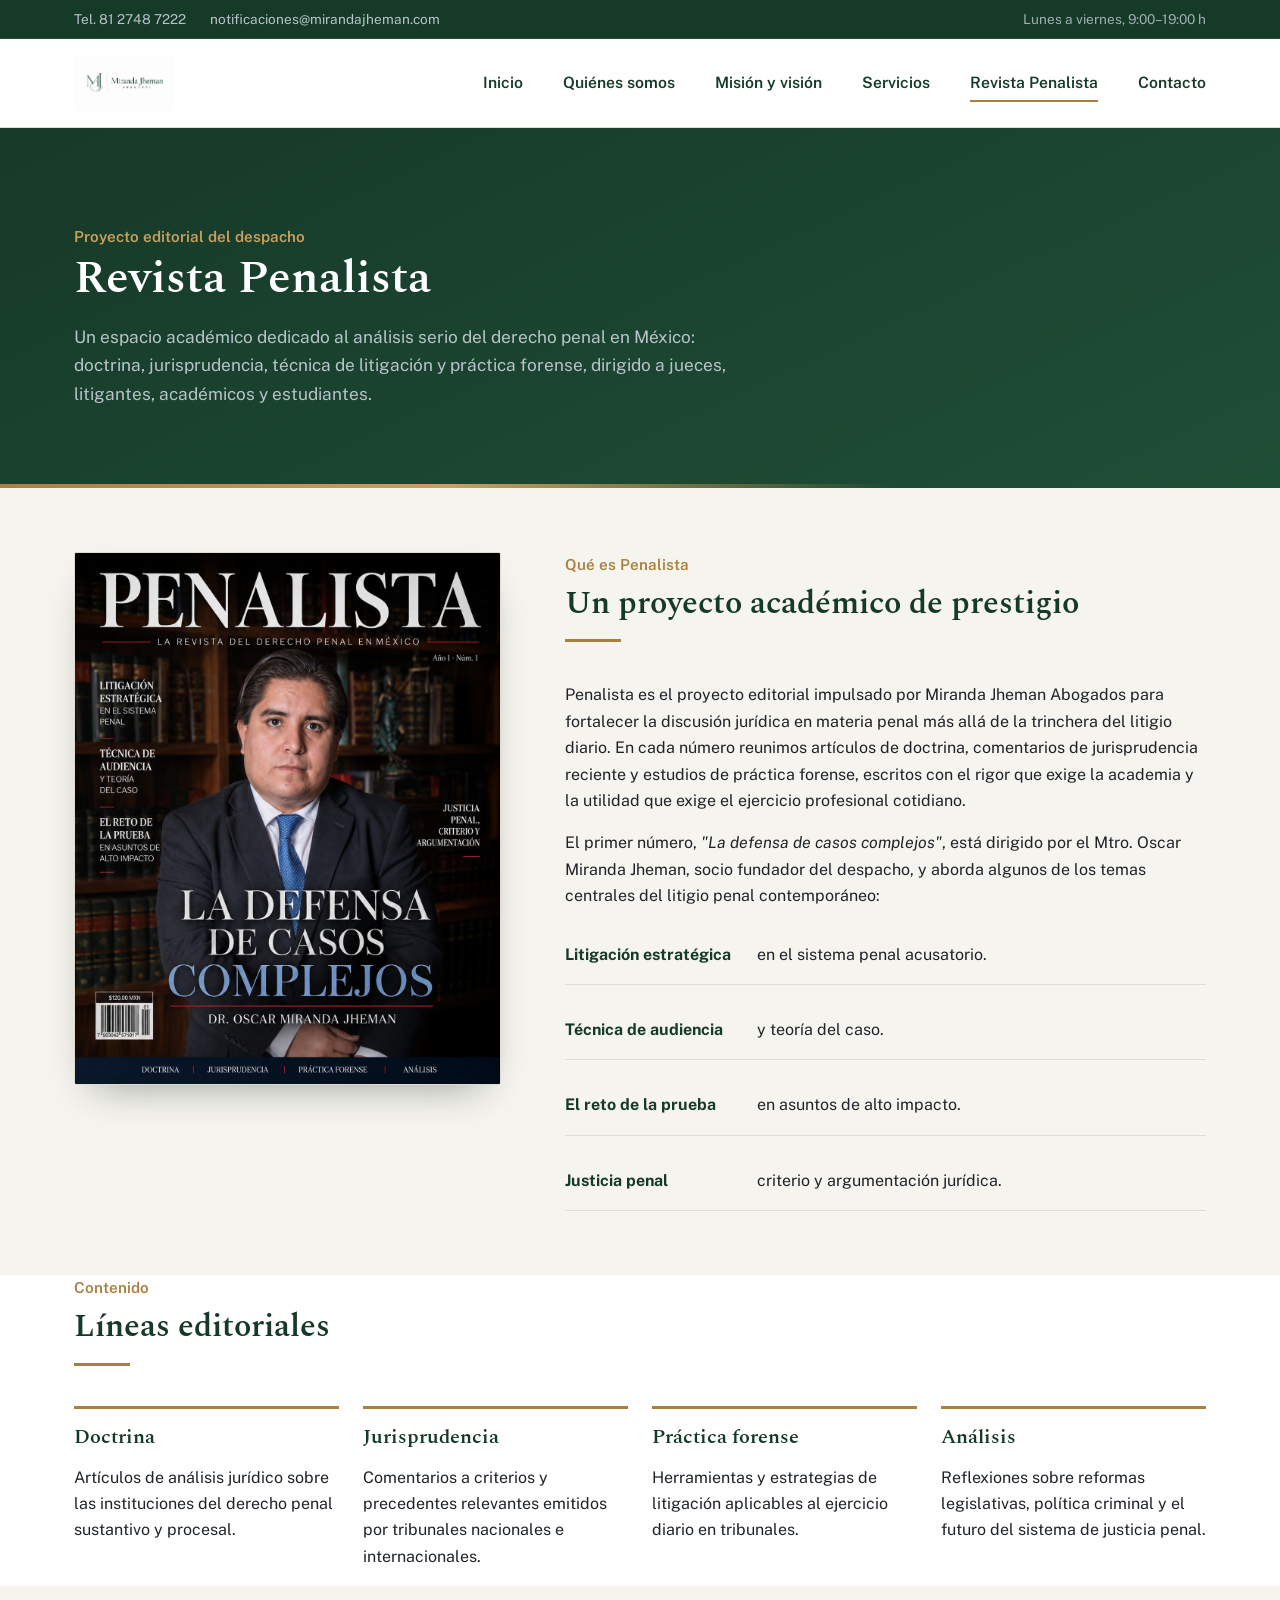
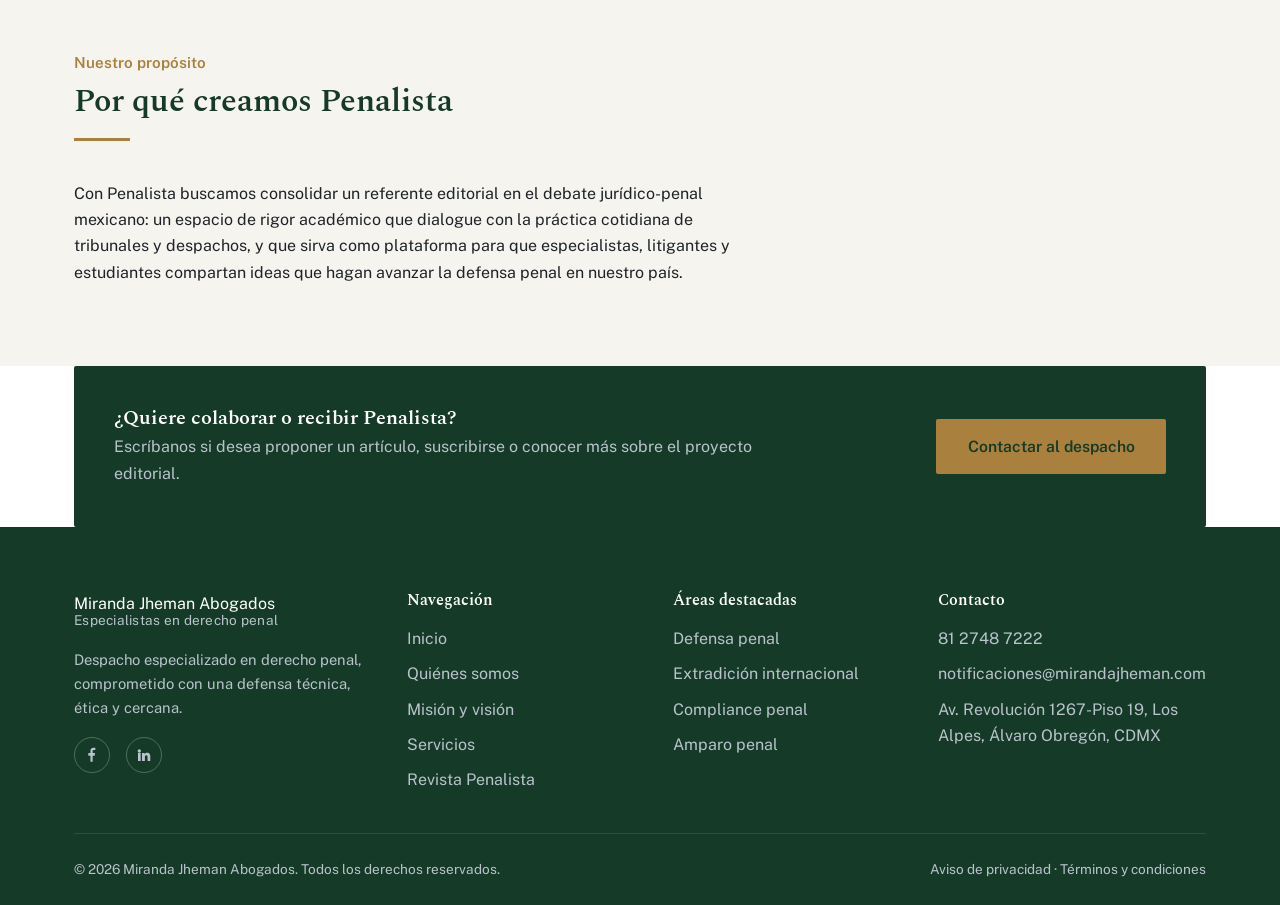
<file: revista.html>
<!DOCTYPE html>
<html lang="es">
<head>
  <meta charset="UTF-8">
  <meta name="viewport" content="width=device-width, initial-scale=1.0">

  <!-- ==================== SEO: METADATOS BÁSICOS ==================== -->
  <title>Revista Penalista | Miranda Jheman Abogados</title>
  <meta name="description" content="Penalista: el proyecto editorial de Miranda Jheman Abogados dedicado a la doctrina, jurisprudencia, práctica forense y análisis del derecho penal en México.">
  <meta name="keywords" content="revista penalista, doctrina penal, jurisprudencia penal mexico, practica forense, litigacion estrategica, revista juridica, derecho penal academico">
  <meta name="robots" content="index, follow">
  <link rel="canonical" href="https://www.mirandajheman.com/revista.html">

  <!-- ==================== SEO: OPEN GRAPH ==================== -->
  <meta property="og:type" content="website">
  <meta property="og:site_name" content="Miranda Jheman Abogados">
  <meta property="og:title" content="Revista Penalista | Miranda Jheman Abogados">
  <meta property="og:description" content="Penalista: el proyecto editorial de Miranda Jheman Abogados dedicado a la doctrina, jurisprudencia y práctica forense del derecho penal en México.">
  <meta property="og:url" content="https://www.mirandajheman.com/revista.html">
  <meta property="og:locale" content="es_MX">
  <meta property="og:image" content="https://www.mirandajheman.com/assets/images/revista-penalista-portada.jpg">

  <!-- ==================== SEO: TWITTER CARD ==================== -->
  <meta name="twitter:card" content="summary_large_image">
  <meta name="twitter:title" content="Revista Penalista | Miranda Jheman Abogados">
  <meta name="twitter:description" content="Penalista: el proyecto editorial de Miranda Jheman Abogados dedicado a la doctrina, jurisprudencia y práctica forense del derecho penal en México.">
  <meta name="twitter:image" content="https://www.mirandajheman.com/assets/images/revista-penalista-portada.jpg">

  <!-- ==================== SEO: DATOS ESTRUCTURADOS (Schema.org)
       Describe la revista como una publicación periódica, lo que ayuda
       a Google a entender que esta página trata de un proyecto editorial. -->
  <script type="application/ld+json">
  {
    "@context": "https://schema.org",
    "@type": "Periodical",
    "name": "Penalista",
    "alternateName": "Revista Penalista",
    "description": "La revista del derecho penal en México: doctrina, jurisprudencia, práctica forense y análisis.",
    "publisher": {
      "@type": "LegalService",
      "name": "Miranda Jheman Abogados"
    },
    "inLanguage": "es-MX"
  }
  </script>

  <link rel="icon" type="image/png" href="assets/images/favicon.png">
  <link rel="preconnect" href="https://fonts.googleapis.com">
  <link rel="preconnect" href="https://fonts.gstatic.com" crossorigin>
  <link href="https://fonts.googleapis.com/css2?family=Spectral:wght@500;600;700&family=Public+Sans:wght@400;500;600;700&display=swap" rel="stylesheet">
  <link rel="stylesheet" href="css/styles.css">
</head>
<body>

  <!-- BARRA SUPERIOR DE CONTACTO -->
  <div class="top-bar">
    <div class="container">
      <div class="top-bar__contacts">
        <a href="tel:+528127487222">Tel. 81 2748 7222</a>
        <a href="mailto:notificaciones@mirandajheman.com">notificaciones@mirandajheman.com</a>
      </div>
      <div class="top-bar__hours">Lunes a viernes, 9:00–19:00 h</div>
    </div>
  </div>

  <!-- ENCABEZADO: LOGOTIPO + MENÚ
       El logotipo ya incluye el nombre del despacho y el lema "ABOGADOS".
       Para actualizarlo, sustituye el
       archivo assets/images/logo.png por la nueva versión. -->
  <header class="site-header">
    <div class="container">
      <a href="index.html" class="brand">
        <img src="assets/images/logo.png" alt="Miranda Jheman Abogados — Especialistas en derecho penal" class="brand__logo-full">
      </a>

      <button class="nav-toggle" aria-label="Abrir menú de navegación" aria-expanded="false">
        <span></span>
      </button>

      <nav class="main-nav" aria-label="Navegación principal">
        <ul>
          <li><a href="index.html">Inicio</a></li>
          <li><a href="quienes-somos.html">Quiénes somos</a></li>
          <li><a href="mision-vision.html">Misión y visión</a></li>
          <li><a href="servicios.html">Servicios</a></li>
          <li><a href="revista.html" aria-current="page">Revista Penalista</a></li>
          <li><a href="contacto.html">Contacto</a></li>
        </ul>
      </nav>
    </div>
  </header>

  <!-- BANNER / HERO de esta página -->
  <section class="page-hero">
    <div class="container">
      <span class="page-hero__eyebrow">Proyecto editorial del despacho</span>
      <h1>Revista Penalista</h1>
      <p class="lead">
        Un espacio académico dedicado al análisis serio del derecho penal en
        México: doctrina, jurisprudencia, técnica de litigación y práctica
        forense, dirigido a jueces, litigantes, académicos y estudiantes.
      </p>
    </div>
  </section>

  <!-- =========================================================
       ÁREA CENTRAL — PRESENTACIÓN DE LA REVISTA
       Para cambiar la portada o los temas destacados de cada número,
       edita esta sección. La imagen de portada se sustituye cambiando
       assets/images/revista-penalista-portada.jpg.
       ========================================================= -->
  <main>
    <section class="section">
      <div class="container magazine-grid">

        <!-- Portada del número actual -->
        <div class="magazine-cover">
          <img src="assets/images/revista-penalista-portada.jpg" alt="Portada de la revista Penalista, número 1, con el Dr. Oscar Miranda Jheman">
        </div>

        <div>
          <div class="section-title-row">
            <span class="kicker">Qué es Penalista</span>
            <h2>Un proyecto académico de prestigio</h2>
            <hr class="divider-rule">
          </div>
          <p>
            Penalista es el proyecto editorial impulsado por Miranda Jheman
            Abogados para fortalecer la discusión jurídica en materia penal
            más allá de la trinchera del litigio diario. En cada número
            reunimos artículos de doctrina, comentarios de jurisprudencia
            reciente y estudios de práctica forense, escritos con el rigor
            que exige la academia y la utilidad que exige el ejercicio
            profesional cotidiano.
          </p>
          <p>
            El primer número, <em>"La defensa de casos complejos"</em>, está
            dirigido por el Mtro. Oscar Miranda Jheman, socio fundador del
            despacho, y aborda algunos de los temas centrales del litigio
            penal contemporáneo:
          </p>
          <ul class="magazine-topics">
            <li><strong>Litigación estratégica</strong> en el sistema penal acusatorio.</li>
            <li><strong>Técnica de audiencia</strong> y teoría del caso.</li>
            <li><strong>El reto de la prueba</strong> en asuntos de alto impacto.</li>
            <li><strong>Justicia penal</strong> criterio y argumentación jurídica.</li>
          </ul>
        </div>
      </div>
    </section>

    <!-- =========================================================
         LÍNEAS EDITORIALES
         Corresponden a las secciones que aparecen en la portada
         de la revista: Doctrina, Jurisprudencia, Práctica forense
         y Análisis. Edita o agrega una línea copiando un bloque
         <div class="editorial-item">.
         ========================================================= -->
    <section class="section-alt">
      <div class="container">
        <div class="section-title-row">
          <span class="kicker">Contenido</span>
          <h2>Líneas editoriales</h2>
          <hr class="divider-rule">
        </div>
        <div class="editorial-grid">
          <div class="editorial-item">
            <h3>Doctrina</h3>
            <p>Artículos de análisis jurídico sobre las instituciones del derecho penal sustantivo y procesal.</p>
          </div>
          <div class="editorial-item">
            <h3>Jurisprudencia</h3>
            <p>Comentarios a criterios y precedentes relevantes emitidos por tribunales nacionales e internacionales.</p>
          </div>
          <div class="editorial-item">
            <h3>Práctica forense</h3>
            <p>Herramientas y estrategias de litigación aplicables al ejercicio diario en tribunales.</p>
          </div>
          <div class="editorial-item">
            <h3>Análisis</h3>
            <p>Reflexiones sobre reformas legislativas, política criminal y el futuro del sistema de justicia penal.</p>
          </div>
        </div>
      </div>
    </section>

    <!-- =========================================================
         PROPÓSITO DEL PROYECTO
         ========================================================= -->
    <section class="section">
      <div class="container">
        <div class="section-title-row">
          <span class="kicker">Nuestro propósito</span>
          <h2>Por qué creamos Penalista</h2>
          <hr class="divider-rule">
        </div>
        <p>
          Con Penalista buscamos consolidar un referente editorial en el
          debate jurídico-penal mexicano: un espacio de rigor académico que
          dialogue con la práctica cotidiana de tribunales y despachos, y que
          sirva como plataforma para que especialistas, litigantes y
          estudiantes compartan ideas que hagan avanzar la defensa penal en
          nuestro país.
        </p>
      </div>
    </section>

    <!-- =========================================================
         LLAMADO A LA ACCIÓN FINAL
         ========================================================= -->
    <section class="section-alt">
      <div class="container">
        <div class="callout">
          <div>
            <h3>¿Quiere colaborar o recibir Penalista?</h3>
            <p>Escríbanos si desea proponer un artículo, suscribirse o conocer más sobre el proyecto editorial.</p>
          </div>
          <a href="contacto.html" class="btn btn-primary">Contactar al despacho</a>
        </div>
      </div>
    </section>
  </main>

  <!-- PIE DE PÁGINA -->
  <footer class="site-footer">
    <div class="container">
      <div class="footer-grid">
        <div class="footer-brand">
          <span class="brand__firm">Miranda Jheman Abogados</span>
          <p style="margin-top:-0.5rem; font-size:0.85rem; letter-spacing:0.02em;">Especialistas en derecho penal</p>
          <p>Despacho especializado en derecho penal, comprometido con una
             defensa técnica, ética y cercana.</p>
          <div class="footer-social">
            <a href="#" aria-label="Facebook"><svg viewBox="0 0 24 24"><path d="M13 22v-9h3l.5-4H13V6.5c0-1.16.32-1.95 1.99-1.95H17V1.06C16.67 1.02 15.55 1 14.25 1 11.53 1 9.67 2.66 9.67 5.7V9H6.5v4H9.67v9h3.33z"/></svg></a>
            <a href="#" aria-label="LinkedIn"><svg viewBox="0 0 24 24"><path d="M4.98 3.5a2.5 2.5 0 11-.02 5.001A2.5 2.5 0 014.98 3.5zM3 9h4v12H3zM9 9h3.8v1.7h.05c.53-1 1.83-2.05 3.77-2.05 4.03 0 4.78 2.66 4.78 6.1V21h-4v-5.6c0-1.34-.02-3.06-1.87-3.06-1.87 0-2.16 1.46-2.16 2.96V21H9z"/></svg></a>
          </div>
        </div>
        <div>
          <h4>Navegación</h4>
          <ul>
            <li><a href="index.html">Inicio</a></li>
            <li><a href="quienes-somos.html">Quiénes somos</a></li>
            <li><a href="mision-vision.html">Misión y visión</a></li>
            <li><a href="servicios.html">Servicios</a></li>
            <li><a href="revista.html">Revista Penalista</a></li>
          </ul>
        </div>
        <div>
          <h4>Áreas destacadas</h4>
          <ul>
            <li><a href="servicios.html#defensa-penal">Defensa penal</a></li>
            <li><a href="servicios.html#extradicion">Extradición internacional</a></li>
            <li><a href="servicios.html#compliance">Compliance penal</a></li>
            <li><a href="servicios.html#amparo-penal">Amparo penal</a></li>
          </ul>
        </div>
        <div>
          <h4>Contacto</h4>
          <ul>
            <li><a href="tel:+528127487222">81 2748 7222</a></li>
            <li><a href="mailto:notificaciones@mirandajheman.com">notificaciones@mirandajheman.com</a></li>
            <li>Av. Revolución 1267-Piso 19, Los Alpes, Álvaro Obregón, CDMX</li>
          </ul>
        </div>
      </div>
      <div class="footer-bottom">
        <span>&copy; <span id="year"></span> Miranda Jheman Abogados. Todos los derechos reservados.</span>
        <span>Aviso de privacidad · Términos y condiciones</span>
      </div>
    </div>
  </footer>

  <script>document.getElementById("year").textContent = new Date().getFullYear();</script>
  <script src="js/main.js"></script>
</body>
</html>
</file>
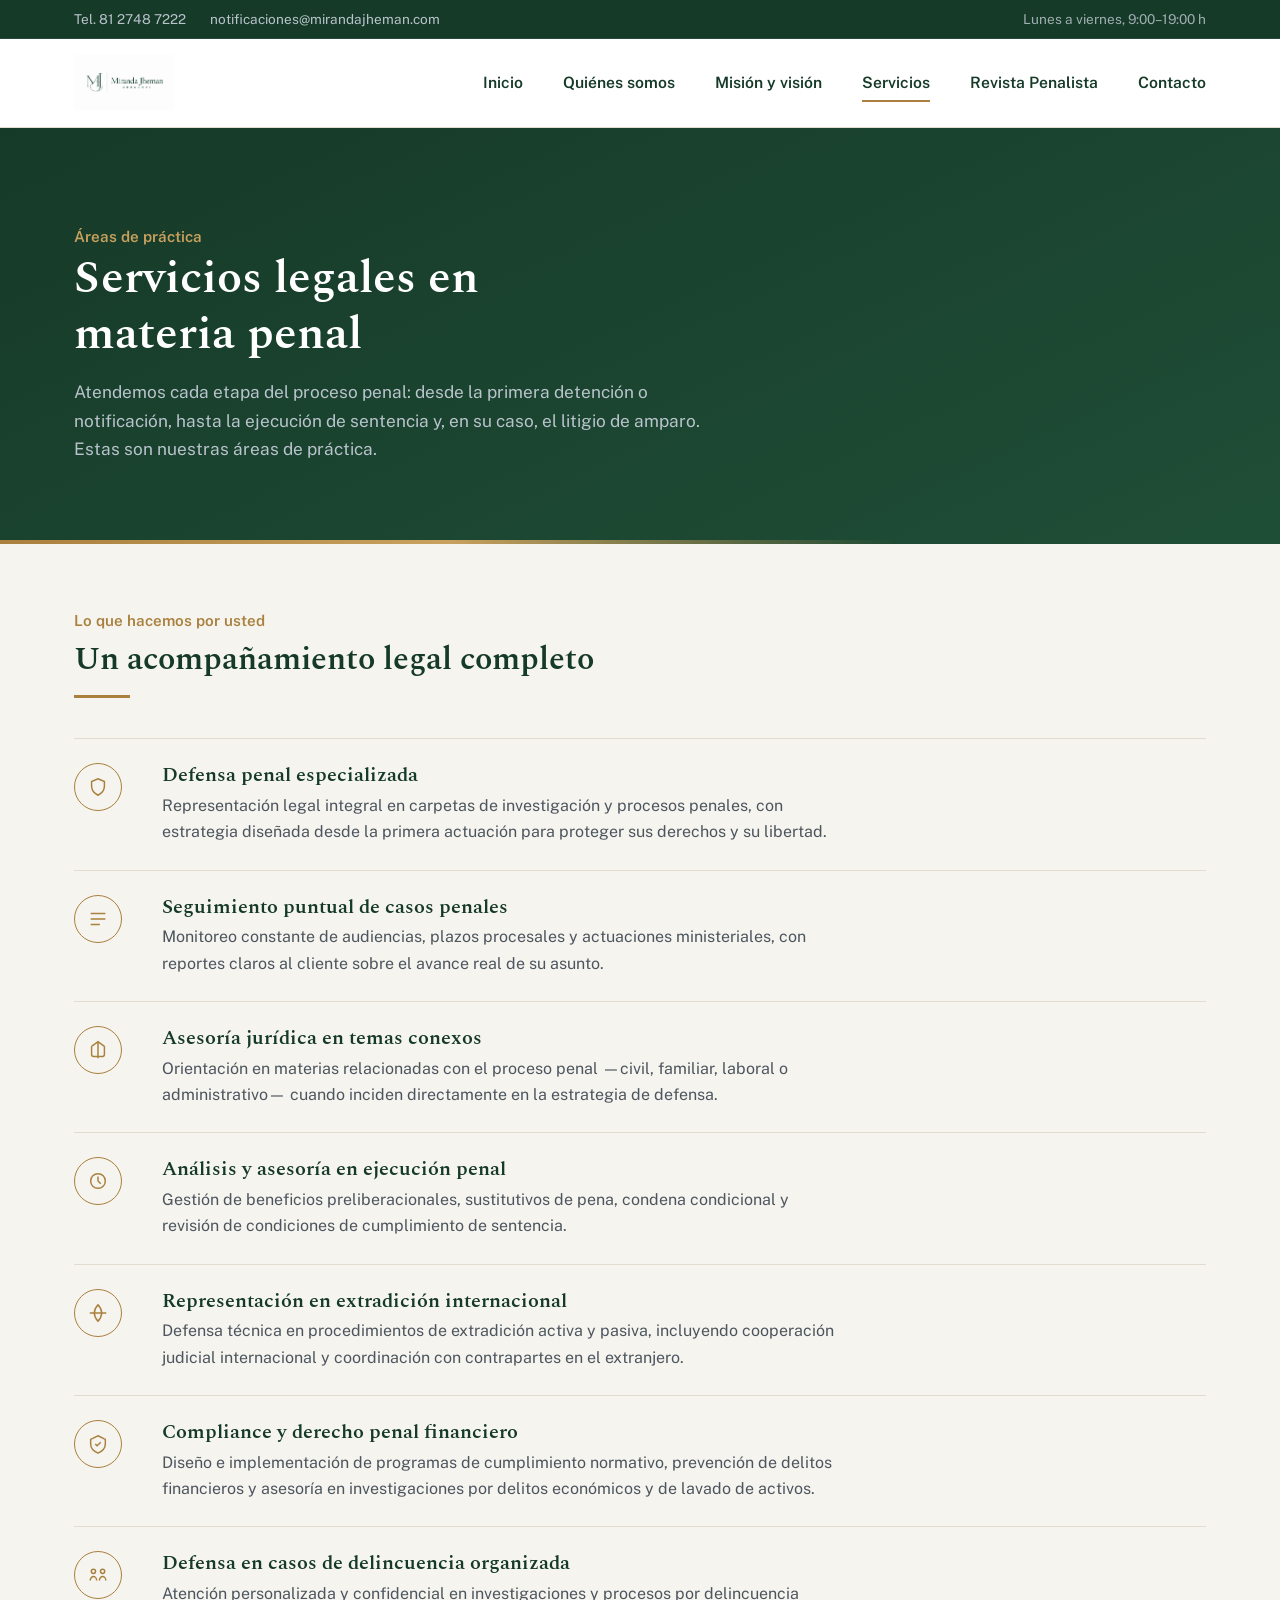
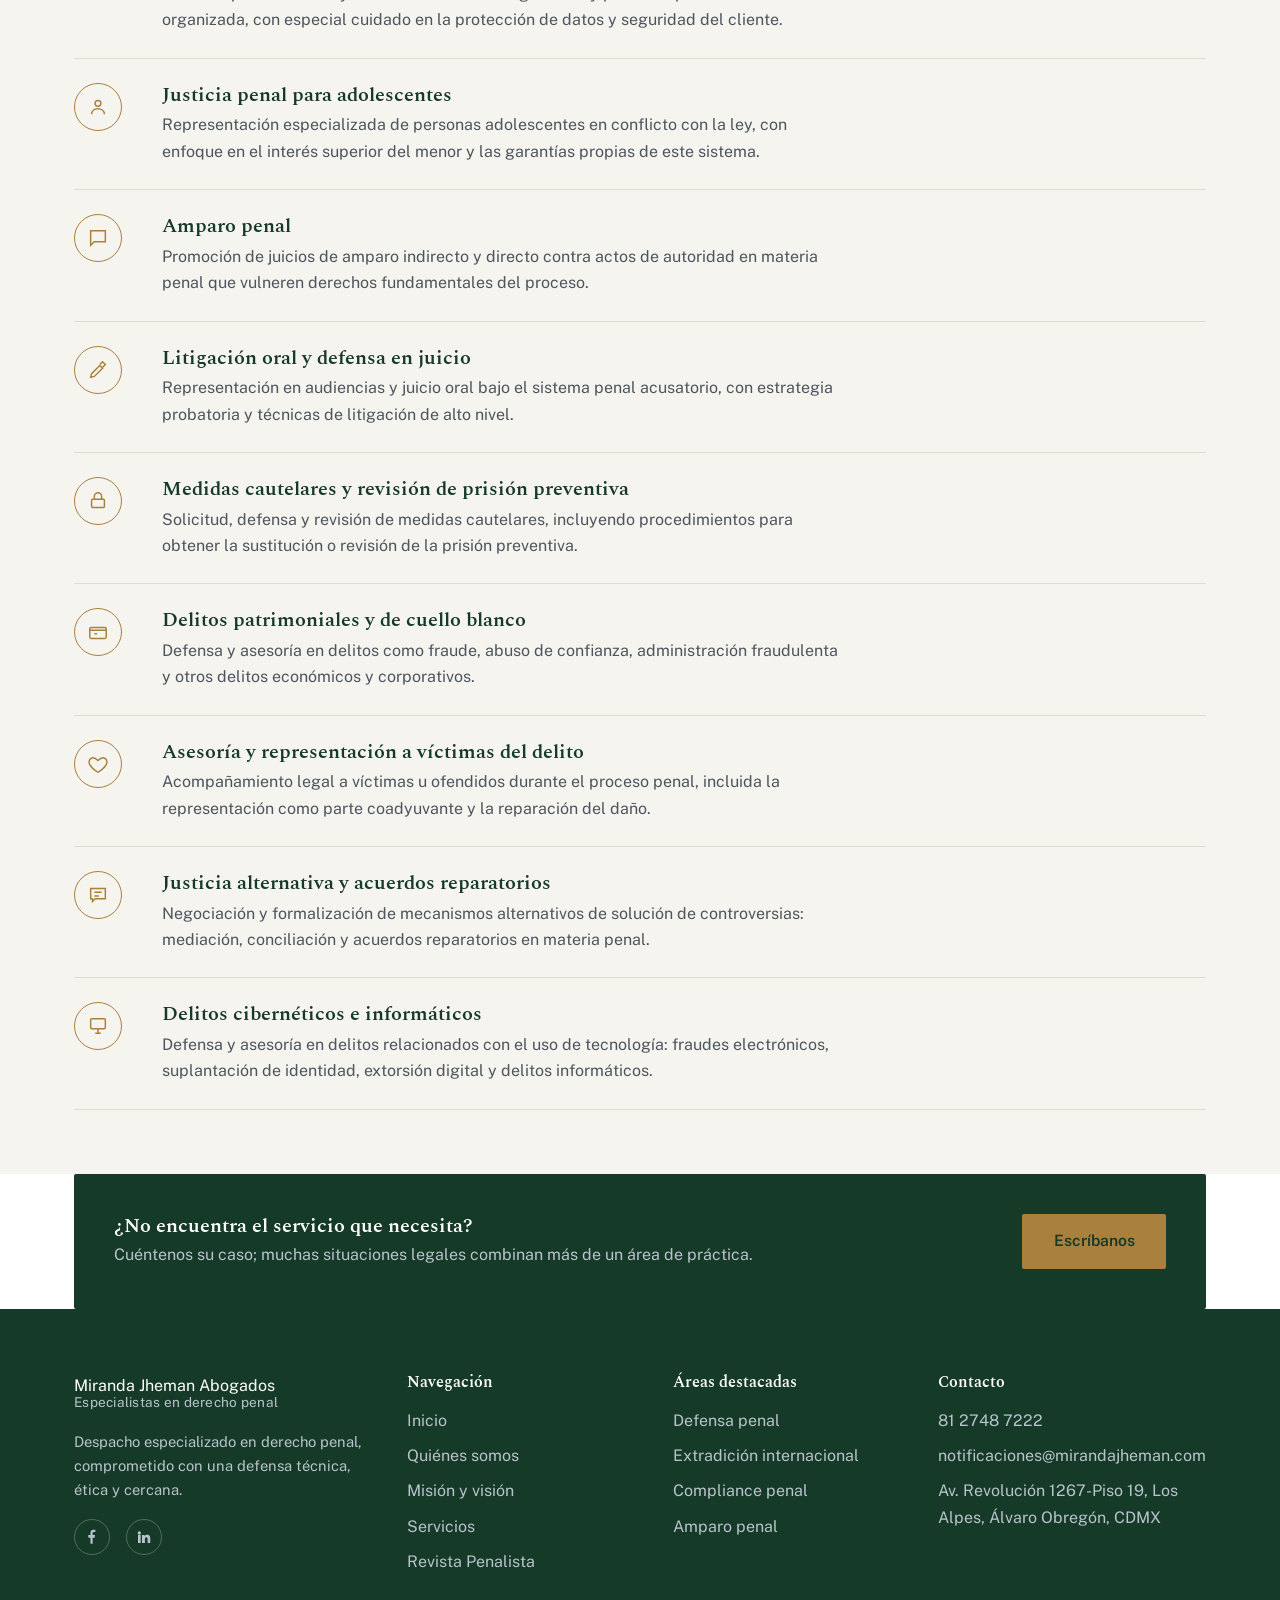
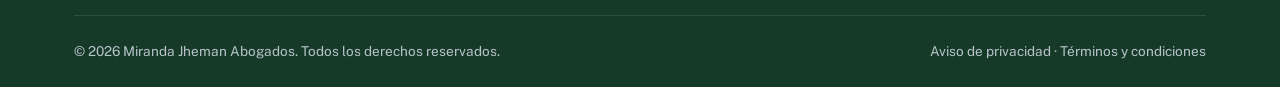
<file: servicios.html>
<!DOCTYPE html>
<html lang="es">
<head>
  <meta charset="UTF-8">
  <meta name="viewport" content="width=device-width, initial-scale=1.0">

  <!-- ==================== SEO: METADATOS BÁSICOS ==================== -->
  <title>Servicios Legales en Materia Penal | Miranda Jheman Abogados</title>
  <meta name="description" content="Defensa penal, ejecución de sentencias, extradición internacional, compliance penal, amparo penal y más. Conozca todas las áreas de práctica de Miranda Jheman Abogados.">
  <meta name="keywords" content="servicios abogados penalistas, defensa penal, amparo penal, extradicion internacional, compliance penal, delincuencia organizada, justicia penal adolescentes, litigacion oral">
  <meta name="robots" content="index, follow">
  <link rel="canonical" href="https://www.mirandajheman.com/servicios.html">

  <!-- ==================== SEO: OPEN GRAPH ==================== -->
  <meta property="og:type" content="website">
  <meta property="og:site_name" content="Miranda Jheman Abogados">
  <meta property="og:title" content="Servicios Legales en Materia Penal | Miranda Jheman Abogados">
  <meta property="og:description" content="Conozca todas las áreas de práctica en derecho penal de Miranda Jheman Abogados.">
  <meta property="og:url" content="https://www.mirandajheman.com/servicios.html">
  <meta property="og:locale" content="es_MX">
  <meta property="og:image" content="https://www.mirandajheman.com/assets/images/og-cover.jpg">

  <!-- ==================== SEO: TWITTER CARD ==================== -->
  <meta name="twitter:card" content="summary_large_image">
  <meta name="twitter:title" content="Servicios Legales en Materia Penal | Miranda Jheman Abogados">
  <meta name="twitter:description" content="Conozca todas las áreas de práctica en derecho penal de Miranda Jheman Abogados.">
  <meta name="twitter:image" content="https://www.mirandajheman.com/assets/images/og-cover.jpg">

  <link rel="icon" type="image/png" href="assets/images/favicon.png">
  <link rel="preconnect" href="https://fonts.googleapis.com">
  <link rel="preconnect" href="https://fonts.gstatic.com" crossorigin>
  <link href="https://fonts.googleapis.com/css2?family=Spectral:wght@500;600;700&family=Public+Sans:wght@400;500;600;700&display=swap" rel="stylesheet">
  <link rel="stylesheet" href="css/styles.css">
</head>
<body>

  <!-- BARRA SUPERIOR DE CONTACTO -->
  <div class="top-bar">
    <div class="container">
      <div class="top-bar__contacts">
        <a href="tel:+528127487222">Tel. 81 2748 7222</a>
        <a href="mailto:notificaciones@mirandajheman.com">notificaciones@mirandajheman.com</a>
      </div>
      <div class="top-bar__hours">Lunes a viernes, 9:00–19:00 h</div>
    </div>
  </div>

  <!-- ENCABEZADO: LOGOTIPO + MENÚ
       El logotipo ya incluye el nombre del despacho y el lema "ABOGADOS".
       Para actualizarlo, sustituye el
       archivo assets/images/logo.png por la nueva versión. -->
  <header class="site-header">
    <div class="container">
      <a href="index.html" class="brand">
        <img src="assets/images/logo.png" alt="Miranda Jheman Abogados — Especialistas en derecho penal" class="brand__logo-full">
      </a>

      <button class="nav-toggle" aria-label="Abrir menú de navegación" aria-expanded="false">
        <span></span>
      </button>

      <nav class="main-nav" aria-label="Navegación principal">
        <ul>
          <li><a href="index.html">Inicio</a></li>
          <li><a href="quienes-somos.html">Quiénes somos</a></li>
          <li><a href="mision-vision.html">Misión y visión</a></li>
          <li><a href="servicios.html" aria-current="page">Servicios</a></li>
          <li><a href="revista.html">Revista Penalista</a></li>
          <li><a href="contacto.html">Contacto</a></li>
        </ul>
      </nav>
    </div>
  </header>

  <!-- BANNER / HERO de esta página -->
  <section class="page-hero">
    <div class="container">
      <span class="page-hero__eyebrow">Áreas de práctica</span>
      <h1>Servicios legales en materia penal</h1>
      <p class="lead">
        Atendemos cada etapa del proceso penal: desde la primera detención o
        notificación, hasta la ejecución de sentencia y, en su caso, el litigio
        de amparo. Estas son nuestras áreas de práctica.
      </p>
    </div>
  </section>

  <!-- =========================================================
       ÁREA CENTRAL — LISTADO DE SERVICIOS
       Para agregar, quitar o modificar un servicio, copia o edita
       un bloque <div class="service-row"> completo. El atributo
       id="..." de cada bloque permite enlazar directo a ese servicio
       desde el menú o el pie de página (ej. servicios.html#amparo-penal).
       ========================================================= -->
  <main>
    <section class="section">
      <div class="container">

        <div class="section-title-row">
          <span class="kicker">Lo que hacemos por usted</span>
          <h2>Un acompañamiento legal completo</h2>
          <hr class="divider-rule">
        </div>

        <div class="service-list">

          <!-- Servicio 1 -->
          <div class="service-row" id="defensa-penal">
            <span class="service-row__icon" aria-hidden="true">
              <svg viewBox="0 0 24 24" fill="none" stroke="currentColor" stroke-width="1.6"><path d="M12 3l7 3v5c0 4.5-3 8-7 10-4-2-7-5.5-7-10V6l7-3z"/></svg>
            </span>
            <div>
              <h3>Defensa penal especializada</h3>
              <p>Representación legal integral en carpetas de investigación y procesos penales, con estrategia diseñada desde la primera actuación para proteger sus derechos y su libertad.</p>
            </div>
          </div>

          <!-- Servicio 2 -->
          <div class="service-row" id="seguimiento-casos">
            <span class="service-row__icon" aria-hidden="true">
              <svg viewBox="0 0 24 24" fill="none" stroke="currentColor" stroke-width="1.6"><path d="M4 6h16M4 12h16M4 18h10"/></svg>
            </span>
            <div>
              <h3>Seguimiento puntual de casos penales</h3>
              <p>Monitoreo constante de audiencias, plazos procesales y actuaciones ministeriales, con reportes claros al cliente sobre el avance real de su asunto.</p>
            </div>
          </div>

          <!-- Servicio 3 -->
          <div class="service-row" id="asesoria-conexa">
            <span class="service-row__icon" aria-hidden="true">
              <svg viewBox="0 0 24 24" fill="none" stroke="currentColor" stroke-width="1.6"><path d="M12 3v18M5 8l7-5 7 5M5 8v9a2 2 0 002 2h10a2 2 0 002-2V8"/></svg>
            </span>
            <div>
              <h3>Asesoría jurídica en temas conexos</h3>
              <p>Orientación en materias relacionadas con el proceso penal —civil, familiar, laboral o administrativo— cuando inciden directamente en la estrategia de defensa.</p>
            </div>
          </div>

          <!-- Servicio 4 -->
          <div class="service-row" id="ejecucion-penal">
            <span class="service-row__icon" aria-hidden="true">
              <svg viewBox="0 0 24 24" fill="none" stroke="currentColor" stroke-width="1.6"><circle cx="12" cy="12" r="8"/><path d="M12 7v5l3 3"/></svg>
            </span>
            <div>
              <h3>Análisis y asesoría en ejecución penal</h3>
              <p>Gestión de beneficios preliberacionales, sustitutivos de pena, condena condicional y revisión de condiciones de cumplimiento de sentencia.</p>
            </div>
          </div>

          <!-- Servicio 5 -->
          <div class="service-row" id="extradicion">
            <span class="service-row__icon" aria-hidden="true">
              <svg viewBox="0 0 24 24" fill="none" stroke="currentColor" stroke-width="1.6"><path d="M3 12h18M12 3c2.5 2.7 4 6 4 9s-1.5 6.3-4 9c-2.5-2.7-4-6-4-9s1.5-6.3 4-9z"/></svg>
            </span>
            <div>
              <h3>Representación en extradición internacional</h3>
              <p>Defensa técnica en procedimientos de extradición activa y pasiva, incluyendo cooperación judicial internacional y coordinación con contrapartes en el extranjero.</p>
            </div>
          </div>

          <!-- Servicio 6 -->
          <div class="service-row" id="compliance">
            <span class="service-row__icon" aria-hidden="true">
              <svg viewBox="0 0 24 24" fill="none" stroke="currentColor" stroke-width="1.6"><path d="M9 12l2 2 4-4M12 3l8 4v5c0 4.5-3.5 8-8 10-4.5-2-8-5.5-8-10V7l8-4z"/></svg>
            </span>
            <div>
              <h3>Compliance y derecho penal financiero</h3>
              <p>Diseño e implementación de programas de cumplimiento normativo, prevención de delitos financieros y asesoría en investigaciones por delitos económicos y de lavado de activos.</p>
            </div>
          </div>

          <!-- Servicio 7 -->
          <div class="service-row" id="delincuencia-organizada">
            <span class="service-row__icon" aria-hidden="true">
              <svg viewBox="0 0 24 24" fill="none" stroke="currentColor" stroke-width="1.6"><circle cx="7" cy="8" r="2.3"/><circle cx="17" cy="8" r="2.3"/><path d="M3.5 18c0-2.5 1.8-4.3 3.5-4.3S10.5 15.5 10.5 18M13.5 18c0-2.5 1.8-4.3 3.5-4.3s3.5 1.8 3.5 4.3"/></svg>
            </span>
            <div>
              <h3>Defensa en casos de delincuencia organizada</h3>
              <p>Atención personalizada y confidencial en investigaciones y procesos por delincuencia organizada, con especial cuidado en la protección de datos y seguridad del cliente.</p>
            </div>
          </div>

          <!-- Servicio 8 -->
          <div class="service-row" id="justicia-adolescentes">
            <span class="service-row__icon" aria-hidden="true">
              <svg viewBox="0 0 24 24" fill="none" stroke="currentColor" stroke-width="1.6"><circle cx="12" cy="8" r="3.2"/><path d="M5 20c0-3.5 3-6 7-6s7 2.5 7 6"/></svg>
            </span>
            <div>
              <h3>Justicia penal para adolescentes</h3>
              <p>Representación especializada de personas adolescentes en conflicto con la ley, con enfoque en el interés superior del menor y las garantías propias de este sistema.</p>
            </div>
          </div>

          <!-- Servicio 9 -->
          <div class="service-row" id="amparo-penal">
            <span class="service-row__icon" aria-hidden="true">
              <svg viewBox="0 0 24 24" fill="none" stroke="currentColor" stroke-width="1.6"><path d="M4 4h16v12H8l-4 4V4z"/></svg>
            </span>
            <div>
              <h3>Amparo penal</h3>
              <p>Promoción de juicios de amparo indirecto y directo contra actos de autoridad en materia penal que vulneren derechos fundamentales del proceso.</p>
            </div>
          </div>

          <!-- Servicio 10 (adicional sugerido) -->
          <div class="service-row" id="litigacion-oral">
            <span class="service-row__icon" aria-hidden="true">
              <svg viewBox="0 0 24 24" fill="none" stroke="currentColor" stroke-width="1.6"><path d="M4 20l4-1 9-9-3-3-9 9-1 4z"/><path d="M14 6l3-3 3 3-3 3"/></svg>
            </span>
            <div>
              <h3>Litigación oral y defensa en juicio</h3>
              <p>Representación en audiencias y juicio oral bajo el sistema penal acusatorio, con estrategia probatoria y técnicas de litigación de alto nivel.</p>
            </div>
          </div>

          <!-- Servicio 11 (adicional sugerido) -->
          <div class="service-row" id="medidas-cautelares">
            <span class="service-row__icon" aria-hidden="true">
              <svg viewBox="0 0 24 24" fill="none" stroke="currentColor" stroke-width="1.6"><rect x="5" y="10" width="14" height="9" rx="1"/><path d="M8 10V7a4 4 0 018 0v3"/></svg>
            </span>
            <div>
              <h3>Medidas cautelares y revisión de prisión preventiva</h3>
              <p>Solicitud, defensa y revisión de medidas cautelares, incluyendo procedimientos para obtener la sustitución o revisión de la prisión preventiva.</p>
            </div>
          </div>

          <!-- Servicio 12 (adicional sugerido) -->
          <div class="service-row" id="delitos-patrimoniales">
            <span class="service-row__icon" aria-hidden="true">
              <svg viewBox="0 0 24 24" fill="none" stroke="currentColor" stroke-width="1.6"><rect x="3" y="7" width="18" height="12" rx="1.5"/><path d="M3 10h18M8 14h3"/></svg>
            </span>
            <div>
              <h3>Delitos patrimoniales y de cuello blanco</h3>
              <p>Defensa y asesoría en delitos como fraude, abuso de confianza, administración fraudulenta y otros delitos económicos y corporativos.</p>
            </div>
          </div>

          <!-- Servicio 13 (adicional sugerido) -->
          <div class="service-row" id="victimas">
            <span class="service-row__icon" aria-hidden="true">
              <svg viewBox="0 0 24 24" fill="none" stroke="currentColor" stroke-width="1.6"><path d="M12 21s-7-4.35-9.2-8.6C1.4 9 2.9 5.8 6 5.2c2-.4 3.6.6 6 3 2.4-2.4 4-3.4 6-3 3.1.6 4.6 3.8 3.2 7.2C19 16.65 12 21 12 21z"/></svg>
            </span>
            <div>
              <h3>Asesoría y representación a víctimas del delito</h3>
              <p>Acompañamiento legal a víctimas u ofendidos durante el proceso penal, incluida la representación como parte coadyuvante y la reparación del daño.</p>
            </div>
          </div>

          <!-- Servicio 14 (adicional sugerido) -->
          <div class="service-row" id="justicia-alternativa">
            <span class="service-row__icon" aria-hidden="true">
              <svg viewBox="0 0 24 24" fill="none" stroke="currentColor" stroke-width="1.6"><path d="M8 9h8M8 13h5"/><path d="M4 5h16v11H9l-3 3v-3H4V5z"/></svg>
            </span>
            <div>
              <h3>Justicia alternativa y acuerdos reparatorios</h3>
              <p>Negociación y formalización de mecanismos alternativos de solución de controversias: mediación, conciliación y acuerdos reparatorios en materia penal.</p>
            </div>
          </div>

          <!-- Servicio 15 (adicional sugerido) -->
          <div class="service-row" id="delitos-ciberneticos">
            <span class="service-row__icon" aria-hidden="true">
              <svg viewBox="0 0 24 24" fill="none" stroke="currentColor" stroke-width="1.6"><rect x="4" y="4" width="16" height="11" rx="1.2"/><path d="M9 20h6M12 15v5"/></svg>
            </span>
            <div>
              <h3>Delitos cibernéticos e informáticos</h3>
              <p>Defensa y asesoría en delitos relacionados con el uso de tecnología: fraudes electrónicos, suplantación de identidad, extorsión digital y delitos informáticos.</p>
            </div>
          </div>

        </div>
        <!-- FIN del listado de servicios -->

      </div>
    </section>

    <!-- =========================================================
         LLAMADO A LA ACCIÓN FINAL
         ========================================================= -->
    <section class="section-alt">
      <div class="container">
        <div class="callout">
          <div>
            <h3>¿No encuentra el servicio que necesita?</h3>
            <p>Cuéntenos su caso; muchas situaciones legales combinan más de un área de práctica.</p>
          </div>
          <a href="contacto.html" class="btn btn-primary">Escríbanos</a>
        </div>
      </div>
    </section>
  </main>

  <!-- PIE DE PÁGINA -->
  <footer class="site-footer">
    <div class="container">
      <div class="footer-grid">
        <div class="footer-brand">
          <span class="brand__firm">Miranda Jheman Abogados</span>
          <p style="margin-top:-0.5rem; font-size:0.85rem; letter-spacing:0.02em;">Especialistas en derecho penal</p>
          <p>Despacho especializado en derecho penal, comprometido con una
             defensa técnica, ética y cercana.</p>
          <div class="footer-social">
            <a href="#" aria-label="Facebook"><svg viewBox="0 0 24 24"><path d="M13 22v-9h3l.5-4H13V6.5c0-1.16.32-1.95 1.99-1.95H17V1.06C16.67 1.02 15.55 1 14.25 1 11.53 1 9.67 2.66 9.67 5.7V9H6.5v4H9.67v9h3.33z"/></svg></a>
            <a href="#" aria-label="LinkedIn"><svg viewBox="0 0 24 24"><path d="M4.98 3.5a2.5 2.5 0 11-.02 5.001A2.5 2.5 0 014.98 3.5zM3 9h4v12H3zM9 9h3.8v1.7h.05c.53-1 1.83-2.05 3.77-2.05 4.03 0 4.78 2.66 4.78 6.1V21h-4v-5.6c0-1.34-.02-3.06-1.87-3.06-1.87 0-2.16 1.46-2.16 2.96V21H9z"/></svg></a>
          </div>
        </div>
        <div>
          <h4>Navegación</h4>
          <ul>
            <li><a href="index.html">Inicio</a></li>
            <li><a href="quienes-somos.html">Quiénes somos</a></li>
            <li><a href="mision-vision.html">Misión y visión</a></li>
            <li><a href="servicios.html">Servicios</a></li>
            <li><a href="revista.html">Revista Penalista</a></li>
          </ul>
        </div>
        <div>
          <h4>Áreas destacadas</h4>
          <ul>
            <li><a href="servicios.html#defensa-penal">Defensa penal</a></li>
            <li><a href="servicios.html#extradicion">Extradición internacional</a></li>
            <li><a href="servicios.html#compliance">Compliance penal</a></li>
            <li><a href="servicios.html#amparo-penal">Amparo penal</a></li>
          </ul>
        </div>
        <div>
          <h4>Contacto</h4>
          <ul>
            <li><a href="tel:+528127487222">81 2748 7222</a></li>
            <li><a href="mailto:notificaciones@mirandajheman.com">notificaciones@mirandajheman.com</a></li>
            <li>Av. Revolución 1267-Piso 19, Los Alpes, Álvaro Obregón, CDMX</li>
          </ul>
        </div>
      </div>
      <div class="footer-bottom">
        <span>&copy; <span id="year"></span> Miranda Jheman Abogados. Todos los derechos reservados.</span>
        <span>Aviso de privacidad · Términos y condiciones</span>
      </div>
    </div>
  </footer>

  <script>document.getElementById("year").textContent = new Date().getFullYear();</script>
  <script src="js/main.js"></script>
</body>
</html>
</file>
<file: css/styles.css>
/* ==========================================================================
   MIRANDA JHEMAN ABOGADOS — HOJA DE ESTILOS PRINCIPAL
   --------------------------------------------------------------------------
   Este archivo está organizado por bloques. Para modificar algo, busca el
   comentario correspondiente:
     1. VARIABLES DE MARCA (colores, tipografías, espaciados)
     2. RESET Y BASE
     3. UTILIDADES GENERALES (contenedor, botones, enlaces)
     4. BARRA SUPERIOR DE CONTACTO
     5. ENCABEZADO / LOGO / MENÚ DE NAVEGACIÓN
     6. BANNER / HERO DE CADA PÁGINA
     7. CONTENIDO CENTRAL (secciones comunes a varias páginas)
     8. PÁGINA DE SERVICIOS
     9. PÁGINA QUIÉNES SOMOS
    10. PÁGINA MISIÓN Y VISIÓN
    11. PÁGINA REVISTA PENALISTA
    12. PÁGINA DE CONTACTO Y FORMULARIO
    13. PIE DE PÁGINA
    14. RESPONSIVE / MÓVIL
   ========================================================================== */

/* --------------------------------------------------------------------------
   1. VARIABLES DE MARCA
   Cambia aquí los colores o tipografías y se actualizará todo el sitio.
   Paleta pensada para transmitir seriedad, confianza y trayectoria:
   verde bosque profundo (el mismo verde del logotipo del despacho:
   autoridad, tradición jurídica) + dorado envejecido (detalle cálido,
   prestigio) sobre un fondo marfil (limpieza, legibilidad).
   -------------------------------------------------------------------------- */
:root {
  /* Color primario: verde bosque profundo, tomado directamente del logotipo
     (fondos institucionales, header, footer) */
  --color-green-900: #163A28;
  --color-green-700: #1F4E37;
  --color-green-500: #2C6448;

  /* Color de acento: dorado envejecido (detalles, botones, líneas divisorias) */
  --color-gold-600: #A9803D;
  --color-gold-500: #C9A15E;
  --color-gold-100: #EFE3C8;

  /* Fondo y superficies */
  --color-cream: #F6F4EF;
  --color-white: #FFFFFF;
  --color-line: #E1DCCF;

  /* Texto */
  --color-ink: #1E2328;
  --color-ink-soft: #4C555E;
  --color-on-green: #EDEFF2;
  --color-on-green-soft: #B9C3CC;

  /* Tipografías: serif para titulares (carácter institucional),
     sans-serif para texto de lectura (claridad en pantalla) */
  --font-heading: "Spectral", Georgia, "Times New Roman", serif;
  --font-body: "Public Sans", Arial, Helvetica, sans-serif;

  /* Espaciados y layout */
  --max-width: 1180px;
  --space-1: 0.5rem;
  --space-2: 1rem;
  --space-3: 1.5rem;
  --space-4: 2.5rem;
  --space-5: 4rem;
  --space-6: 6rem;

  --radius-sm: 2px;
}

/* --------------------------------------------------------------------------
   2. RESET Y BASE
   -------------------------------------------------------------------------- */
*, *::before, *::after { box-sizing: border-box; }

html { scroll-behavior: smooth; }

body {
  margin: 0;
  font-family: var(--font-body);
  color: var(--color-ink);
  background-color: var(--color-cream);
  line-height: 1.65;
  -webkit-font-smoothing: antialiased;
}

img { max-width: 100%; display: block; }

h1, h2, h3, h4 {
  font-family: var(--font-heading);
  color: var(--color-green-900);
  line-height: 1.2;
  margin: 0 0 var(--space-2);
  font-weight: 600;
}

h1 { font-size: clamp(2rem, 4vw, 2.9rem); }
h2 { font-size: clamp(1.5rem, 3vw, 2rem); }
h3 { font-size: 1.25rem; }

p { margin: 0 0 var(--space-2); max-width: 68ch; }

a { color: var(--color-green-700); text-decoration: none; }
a:hover { color: var(--color-gold-600); }

/* Accesibilidad: foco visible para navegación por teclado */
a:focus-visible,
button:focus-visible,
input:focus-visible,
textarea:focus-visible {
  outline: 3px solid var(--color-gold-500);
  outline-offset: 2px;
}

/* Respeta la preferencia de "reducir movimiento" del usuario */
@media (prefers-reduced-motion: reduce) {
  html { scroll-behavior: auto; }
  * { animation-duration: 0.01ms !important; transition-duration: 0.01ms !important; }
}

/* --------------------------------------------------------------------------
   3. UTILIDADES GENERALES
   -------------------------------------------------------------------------- */
.container {
  max-width: var(--max-width);
  margin: 0 auto;
  padding: 0 var(--space-3);
}

.btn {
  display: inline-block;
  padding: 0.85rem 1.9rem;
  font-family: var(--font-body);
  font-weight: 600;
  font-size: 0.98rem;
  border-radius: var(--radius-sm);
  border: 1px solid transparent;
  cursor: pointer;
  transition: background-color 0.2s ease, color 0.2s ease, border-color 0.2s ease;
}

.btn-primary {
  background-color: var(--color-gold-600);
  color: var(--color-green-900);
}
.btn-primary:hover { background-color: var(--color-gold-500); color: var(--color-green-900); }

.btn-outline {
  background-color: transparent;
  color: var(--color-on-green);
  border-color: var(--color-gold-500);
}
.btn-outline:hover { background-color: var(--color-gold-500); color: var(--color-green-900); }

.section {
  padding: var(--space-5) 0;
}

.section-alt {
  background-color: var(--color-white);
}

.section-title-row {
  margin-bottom: var(--space-4);
  max-width: 62ch;
}

.section-title-row .kicker {
  display: block;
  color: var(--color-gold-600);
  font-weight: 600;
  font-size: 0.95rem;
  margin-bottom: var(--space-1);
}

.divider-rule {
  width: 56px;
  height: 3px;
  background-color: var(--color-gold-600);
  border: none;
  margin: var(--space-2) 0 var(--space-3);
}

/* --------------------------------------------------------------------------
   4. BARRA SUPERIOR DE CONTACTO
   Franja delgada con datos de contacto rápido, visible en todas las páginas.
   -------------------------------------------------------------------------- */
.top-bar {
  background-color: var(--color-green-900);
  color: var(--color-on-green-soft);
  font-size: 0.85rem;
  border-bottom: 1px solid rgba(255,255,255,0.08);
}

.top-bar .container {
  display: flex;
  justify-content: space-between;
  align-items: center;
  flex-wrap: wrap;
  gap: var(--space-1);
  padding-top: var(--space-1);
  padding-bottom: var(--space-1);
}

.top-bar a { color: var(--color-on-green-soft); }
.top-bar a:hover { color: var(--color-gold-500); }

.top-bar__contacts { display: flex; gap: var(--space-3); flex-wrap: wrap; }
.top-bar__hours { opacity: 0.85; }

/* --------------------------------------------------------------------------
   5. ENCABEZADO / LOGO / MENÚ DE NAVEGACIÓN
   Aquí vive el nombre del despacho y el espacio reservado para el logo.
   -------------------------------------------------------------------------- */
.site-header {
  background-color: var(--color-white);
  border-bottom: 1px solid var(--color-line);
  position: sticky;
  top: 0;
  z-index: 100;
}

.site-header .container {
  display: flex;
  align-items: center;
  justify-content: space-between;
  gap: var(--space-3);
  padding-top: var(--space-2);
  padding-bottom: var(--space-2);
}

/* Bloque logo + nombre del despacho */
.brand {
  display: flex;
  align-items: center;
  gap: var(--space-2);
  min-width: 0;
}

/* Contenedor del logo: sustituye la imagen interna por el logo real.
   Mantén este contenedor para conservar la proporción y el espaciado. */
.brand__logo {
  width: 64px;
  height: 64px;
  flex-shrink: 0;
}
.brand__logo img { width: 100%; height: 100%; object-fit: contain; }

/* Logotipo completo (marca + nombre + lema en una sola imagen).
   Es el que se usa actualmente en el encabezado de todas las páginas.
   Ajusta la altura si tu logo tiene otras proporciones. */
.brand__logo-full {
  height: 56px;
  width: auto;
  display: block;
}

.brand__name {
  font-family: var(--font-heading);
  font-weight: 600;
  color: var(--color-green-900);
  line-height: 1.15;
}
.brand__name .brand__firm {
  display: block;
  font-size: 1.35rem;
}
.brand__name .brand__tagline {
  display: block;
  font-family: var(--font-body);
  font-weight: 400;
  font-size: 0.78rem;
  color: var(--color-ink-soft);
  letter-spacing: 0.02em;
  margin-top: 2px;
}

/* Menú de navegación principal */
.main-nav ul {
  list-style: none;
  display: flex;
  gap: var(--space-4);
  margin: 0;
  padding: 0;
}

.main-nav a {
  color: var(--color-green-900);
  font-weight: 600;
  font-size: 0.98rem;
  padding: var(--space-1) 0;
  border-bottom: 2px solid transparent;
}

.main-nav a:hover,
.main-nav a[aria-current="page"] {
  color: var(--color-green-900);
  border-bottom-color: var(--color-gold-600);
}

/* Botón de menú móvil (hamburguesa) */
.nav-toggle {
  display: none;
  background: none;
  border: 1px solid var(--color-line);
  border-radius: var(--radius-sm);
  padding: 0.5rem 0.7rem;
  cursor: pointer;
}
.nav-toggle span,
.nav-toggle span::before,
.nav-toggle span::after {
  display: block;
  width: 22px;
  height: 2px;
  background-color: var(--color-green-900);
  position: relative;
  transition: transform 0.2s ease;
}
.nav-toggle span::before { content: ""; position: absolute; top: -7px; width: 22px; }
.nav-toggle span::after { content: ""; position: absolute; top: 7px; width: 22px; }

/* --------------------------------------------------------------------------
   6. BANNER / HERO DE CADA PÁGINA
   Franja destacada bajo el encabezado; cambia el título/subtítulo por página.
   -------------------------------------------------------------------------- */
.page-hero {
  background-color: var(--color-green-900);
  background-image: linear-gradient(155deg, var(--color-green-900) 0%, var(--color-green-700) 100%);
  color: var(--color-on-green);
  padding: var(--space-6) 0 var(--space-5);
  position: relative;
  overflow: hidden;
}

/* Línea decorativa dorada, único acento de color fuerte en el hero */
.page-hero::after {
  content: "";
  position: absolute;
  left: 0; right: 0; bottom: 0;
  height: 4px;
  background: linear-gradient(90deg, var(--color-gold-600) 0%, var(--color-gold-500) 35%, transparent 70%);
}

.page-hero__eyebrow {
  color: var(--color-gold-500);
  font-weight: 600;
  font-size: 0.95rem;
  margin-bottom: var(--space-1);
}

.page-hero h1 { color: var(--color-white); max-width: 20ch; }

.page-hero p.lead {
  color: var(--color-on-green-soft);
  max-width: 60ch;
  font-size: 1.08rem;
}

/* Variante de hero más grande, únicamente para la home */
.home-hero { padding: var(--space-6) 0 var(--space-6); }
.home-hero__grid {
  display: grid;
  grid-template-columns: 1.1fr 0.9fr;
  gap: var(--space-5);
  align-items: center;
}
.home-hero__actions { display: flex; gap: var(--space-2); margin-top: var(--space-3); flex-wrap: wrap; }

.home-hero__panel {
  background-color: rgba(255,255,255,0.04);
  border: 1px solid rgba(201,161,94,0.35);
  border-radius: var(--radius-sm);
  padding: var(--space-4);
}
.home-hero__panel h2 {
  color: var(--color-white);
  font-size: 1.15rem;
  margin-bottom: var(--space-2);
}
.home-hero__panel ul { margin: 0; padding-left: 1.1rem; color: var(--color-on-green-soft); }
.home-hero__panel li { margin-bottom: var(--space-1); }

/* --------------------------------------------------------------------------
   7. CONTENIDO CENTRAL — bloques reutilizables en varias páginas
   -------------------------------------------------------------------------- */
.content-grid {
  display: grid;
  grid-template-columns: 1.15fr 0.85fr;
  gap: var(--space-5);
  align-items: start;
}

.content-grid img {
  border-radius: var(--radius-sm);
  border: 1px solid var(--color-line);
}

/* Franja de cifras / datos de confianza (usada en Home y Quiénes Somos) */
.stats-row {
  display: grid;
  grid-template-columns: repeat(4, 1fr);
  gap: var(--space-3);
  border-top: 1px solid var(--color-line);
  border-bottom: 1px solid var(--color-line);
  padding: var(--space-4) 0;
}
.stat { text-align: left; }
.stat strong {
  display: block;
  font-family: var(--font-heading);
  font-size: 2.1rem;
  color: var(--color-green-900);
}
.stat span { color: var(--color-ink-soft); font-size: 0.92rem; }

/* Tarjeta de contacto rápido / aviso (usada en varias páginas) */
.callout {
  background-color: var(--color-green-900);
  color: var(--color-on-green);
  border-radius: var(--radius-sm);
  padding: var(--space-4);
  display: flex;
  justify-content: space-between;
  align-items: center;
  gap: var(--space-3);
  flex-wrap: wrap;
}
.callout h3 { color: var(--color-white); margin-bottom: 0.25rem; }
.callout p { color: var(--color-on-green-soft); margin-bottom: 0; }

/* --------------------------------------------------------------------------
   8. PÁGINA DE SERVICIOS
   Lista de servicios en formato de renglones (no tarjetas) con línea divisoria,
   para que se lea como un catálogo profesional en vez de una grilla genérica.
   -------------------------------------------------------------------------- */
.service-list {
  border-top: 1px solid var(--color-line);
}

.service-row {
  display: grid;
  grid-template-columns: 64px 1fr;
  gap: var(--space-3);
  padding: var(--space-3) 0;
  border-bottom: 1px solid var(--color-line);
}

.service-row__icon {
  width: 48px;
  height: 48px;
  border: 1.5px solid var(--color-gold-600);
  border-radius: 50%;
  display: flex;
  align-items: center;
  justify-content: center;
  color: var(--color-gold-600);
}
.service-row__icon svg { width: 22px; height: 22px; }

.service-row h3 { margin-bottom: 0.35rem; }
.service-row p { margin-bottom: 0; color: var(--color-ink-soft); }

/* --------------------------------------------------------------------------
   9. PÁGINA QUIÉNES SOMOS
   -------------------------------------------------------------------------- */
.timeline {
  border-left: 2px solid var(--color-line);
  padding-left: var(--space-3);
  display: grid;
  gap: var(--space-3);
}
.timeline__item strong { display: block; color: var(--color-green-900); font-family: var(--font-heading); }

.values-grid {
  display: grid;
  grid-template-columns: repeat(3, 1fr);
  gap: var(--space-3);
}
.value-item {
  border-top: 3px solid var(--color-gold-600);
  padding-top: var(--space-2);
}

/* Semblanza del socio fundador: foto + biografía lado a lado.
   Para agregar un segundo integrante del equipo, duplica todo el bloque
   <div class="founder-card"> en quienes-somos.html. */
.founder-card {
  display: grid;
  grid-template-columns: 260px 1fr;
  gap: var(--space-4);
  background-color: var(--color-white);
  border: 1px solid var(--color-line);
  border-top: 4px solid var(--color-gold-600);
  padding: var(--space-4);
  align-items: start;
}
.founder-card__photo img {
  border-radius: var(--radius-sm);
  border: 1px solid var(--color-line);
  width: 100%;
}
.founder-card__name {
  font-family: var(--font-heading);
  font-size: 1.3rem;
  color: var(--color-green-900);
  margin-bottom: 0.15rem;
}
.founder-card__role {
  color: var(--color-gold-600);
  font-weight: 600;
  font-size: 0.92rem;
  margin-bottom: var(--space-2);
  display: block;
}
.founder-card__bio { color: var(--color-ink-soft); margin-bottom: 0; }

@media (max-width: 640px) {
  .founder-card { grid-template-columns: 1fr; }
  .founder-card__photo img { max-width: 220px; }
}

/* --------------------------------------------------------------------------
   10. PÁGINA MISIÓN Y VISIÓN
   -------------------------------------------------------------------------- */
.mv-grid {
  display: grid;
  grid-template-columns: 1fr 1fr;
  gap: var(--space-4);
}
.mv-card {
  background-color: var(--color-white);
  border: 1px solid var(--color-line);
  border-top: 4px solid var(--color-green-900);
  padding: var(--space-4);
}
.mv-card.is-vision { border-top-color: var(--color-gold-600); }

.principles-list {
  list-style: none;
  padding: 0;
  margin: 0;
  display: grid;
  gap: var(--space-2);
}
.principles-list li {
  padding-left: var(--space-3);
  border-left: 3px solid var(--color-gold-600);
}

/* --------------------------------------------------------------------------
   11. PÁGINA REVISTA PENALISTA
   -------------------------------------------------------------------------- */
.magazine-grid {
  display: grid;
  grid-template-columns: 0.8fr 1.2fr;
  gap: var(--space-5);
  align-items: start;
}
.magazine-cover img {
  border-radius: var(--radius-sm);
  border: 1px solid var(--color-line);
  box-shadow: 0 18px 40px -20px rgba(11, 31, 22, 0.45);
}

.magazine-topics {
  list-style: none;
  margin: 0;
  padding: 0;
  display: grid;
  gap: var(--space-2);
}
.magazine-topics li {
  padding: var(--space-2) 0;
  border-bottom: 1px solid var(--color-line);
  display: flex;
  gap: var(--space-2);
}
.magazine-topics strong { color: var(--color-green-900); min-width: 11rem; }

.editorial-grid {
  display: grid;
  grid-template-columns: repeat(4, 1fr);
  gap: var(--space-3);
}
.editorial-item {
  border-top: 3px solid var(--color-gold-600);
  padding-top: var(--space-2);
}

/* --------------------------------------------------------------------------
   12. PÁGINA DE CONTACTO Y FORMULARIO
   -------------------------------------------------------------------------- */
.contact-grid {
  display: grid;
  grid-template-columns: 0.9fr 1.1fr;
  gap: var(--space-5);
  align-items: start;
}

.contact-info-list {
  list-style: none;
  margin: 0 0 var(--space-4);
  padding: 0;
  display: grid;
  gap: var(--space-3);
}
.contact-info-list li { display: flex; gap: var(--space-2); align-items: flex-start; }
.contact-info-list strong { display: block; color: var(--color-green-900); }

.map-frame {
  border: 1px solid var(--color-line);
  border-radius: var(--radius-sm);
  overflow: hidden;
  aspect-ratio: 16 / 9;
}
.map-frame iframe { width: 100%; height: 100%; border: 0; }

/* Formulario de contacto */
.contact-form {
  background-color: var(--color-white);
  border: 1px solid var(--color-line);
  padding: var(--space-4);
  border-radius: var(--radius-sm);
}

.form-row { margin-bottom: var(--space-3); }
.form-row--split {
  display: grid;
  grid-template-columns: 1fr 1fr;
  gap: var(--space-3);
}

.form-row label {
  display: block;
  font-weight: 600;
  font-size: 0.92rem;
  color: var(--color-green-900);
  margin-bottom: 0.35rem;
}

.form-row input,
.form-row select,
.form-row textarea {
  width: 100%;
  padding: 0.75rem 0.85rem;
  border: 1px solid var(--color-line);
  border-radius: var(--radius-sm);
  font-family: var(--font-body);
  font-size: 0.98rem;
  background-color: var(--color-cream);
  color: var(--color-ink);
}

.form-row textarea { resize: vertical; min-height: 130px; }

.form-row input:focus,
.form-row select:focus,
.form-row textarea:focus {
  background-color: var(--color-white);
  border-color: var(--color-gold-500);
}

.form-note {
  font-size: 0.85rem;
  color: var(--color-ink-soft);
  margin-top: var(--space-2);
}

.form-feedback {
  display: none;
  padding: var(--space-2);
  border-radius: var(--radius-sm);
  margin-bottom: var(--space-3);
  font-size: 0.92rem;
}
.form-feedback.is-success {
  display: block;
  background-color: #EAF3EA;
  color: #245C2E;
  border: 1px solid #BEE0BE;
}
.form-feedback.is-error {
  display: block;
  background-color: #FBEAEA;
  color: #8A2A2A;
  border: 1px solid #EFC2C2;
}

/* --------------------------------------------------------------------------
   13. PIE DE PÁGINA
   -------------------------------------------------------------------------- */
.site-footer {
  background-color: var(--color-green-900);
  color: var(--color-on-green-soft);
  padding-top: var(--space-5);
}

.footer-grid {
  display: grid;
  grid-template-columns: 1.3fr 1fr 1fr 1fr;
  gap: var(--space-4);
  padding-bottom: var(--space-4);
  border-bottom: 1px solid rgba(255,255,255,0.1);
}

.footer-grid h4 {
  color: var(--color-white);
  font-size: 1rem;
  margin-bottom: var(--space-2);
}

.footer-grid ul { list-style: none; margin: 0; padding: 0; display: grid; gap: 0.55rem; }
.footer-grid a { color: var(--color-on-green-soft); }
.footer-grid a:hover { color: var(--color-gold-500); }

.footer-brand .brand__firm { color: var(--color-white); }
.footer-brand p { color: var(--color-on-green-soft); font-size: 0.92rem; }

.footer-social { display: flex; gap: var(--space-2); margin-top: var(--space-2); }
.footer-social a {
  width: 36px; height: 36px;
  border: 1px solid rgba(255,255,255,0.25);
  border-radius: 50%;
  display: flex; align-items: center; justify-content: center;
}
.footer-social a:hover { border-color: var(--color-gold-500); }
.footer-social svg { width: 16px; height: 16px; fill: currentColor; }

.footer-bottom {
  display: flex;
  justify-content: space-between;
  align-items: center;
  flex-wrap: wrap;
  gap: var(--space-1);
  padding: var(--space-3) 0;
  font-size: 0.85rem;
}
.footer-bottom a { color: var(--color-on-green-soft); }

/* --------------------------------------------------------------------------
   14. RESPONSIVE / MÓVIL
   -------------------------------------------------------------------------- */
@media (max-width: 900px) {
  .home-hero__grid,
  .content-grid,
  .contact-grid,
  .mv-grid,
  .magazine-grid { grid-template-columns: 1fr; }

  .stats-row { grid-template-columns: repeat(2, 1fr); }
  .values-grid { grid-template-columns: 1fr; }
  .editorial-grid { grid-template-columns: 1fr 1fr; }
  .footer-grid { grid-template-columns: 1fr 1fr; }
}

@media (max-width: 720px) {
  .nav-toggle { display: inline-flex; flex-direction: column; gap: 5px; }

  .main-nav {
    display: none;
    position: absolute;
    top: 100%;
    left: 0;
    right: 0;
    background-color: var(--color-white);
    border-bottom: 1px solid var(--color-line);
    padding: var(--space-2) var(--space-3) var(--space-3);
  }
  .main-nav.is-open { display: block; }
  .main-nav ul { flex-direction: column; gap: var(--space-2); }

  .top-bar__hours { display: none; }
  .form-row--split { grid-template-columns: 1fr; }
  .footer-grid { grid-template-columns: 1fr; }
  .stats-row { grid-template-columns: 1fr 1fr; }
}
</file>
